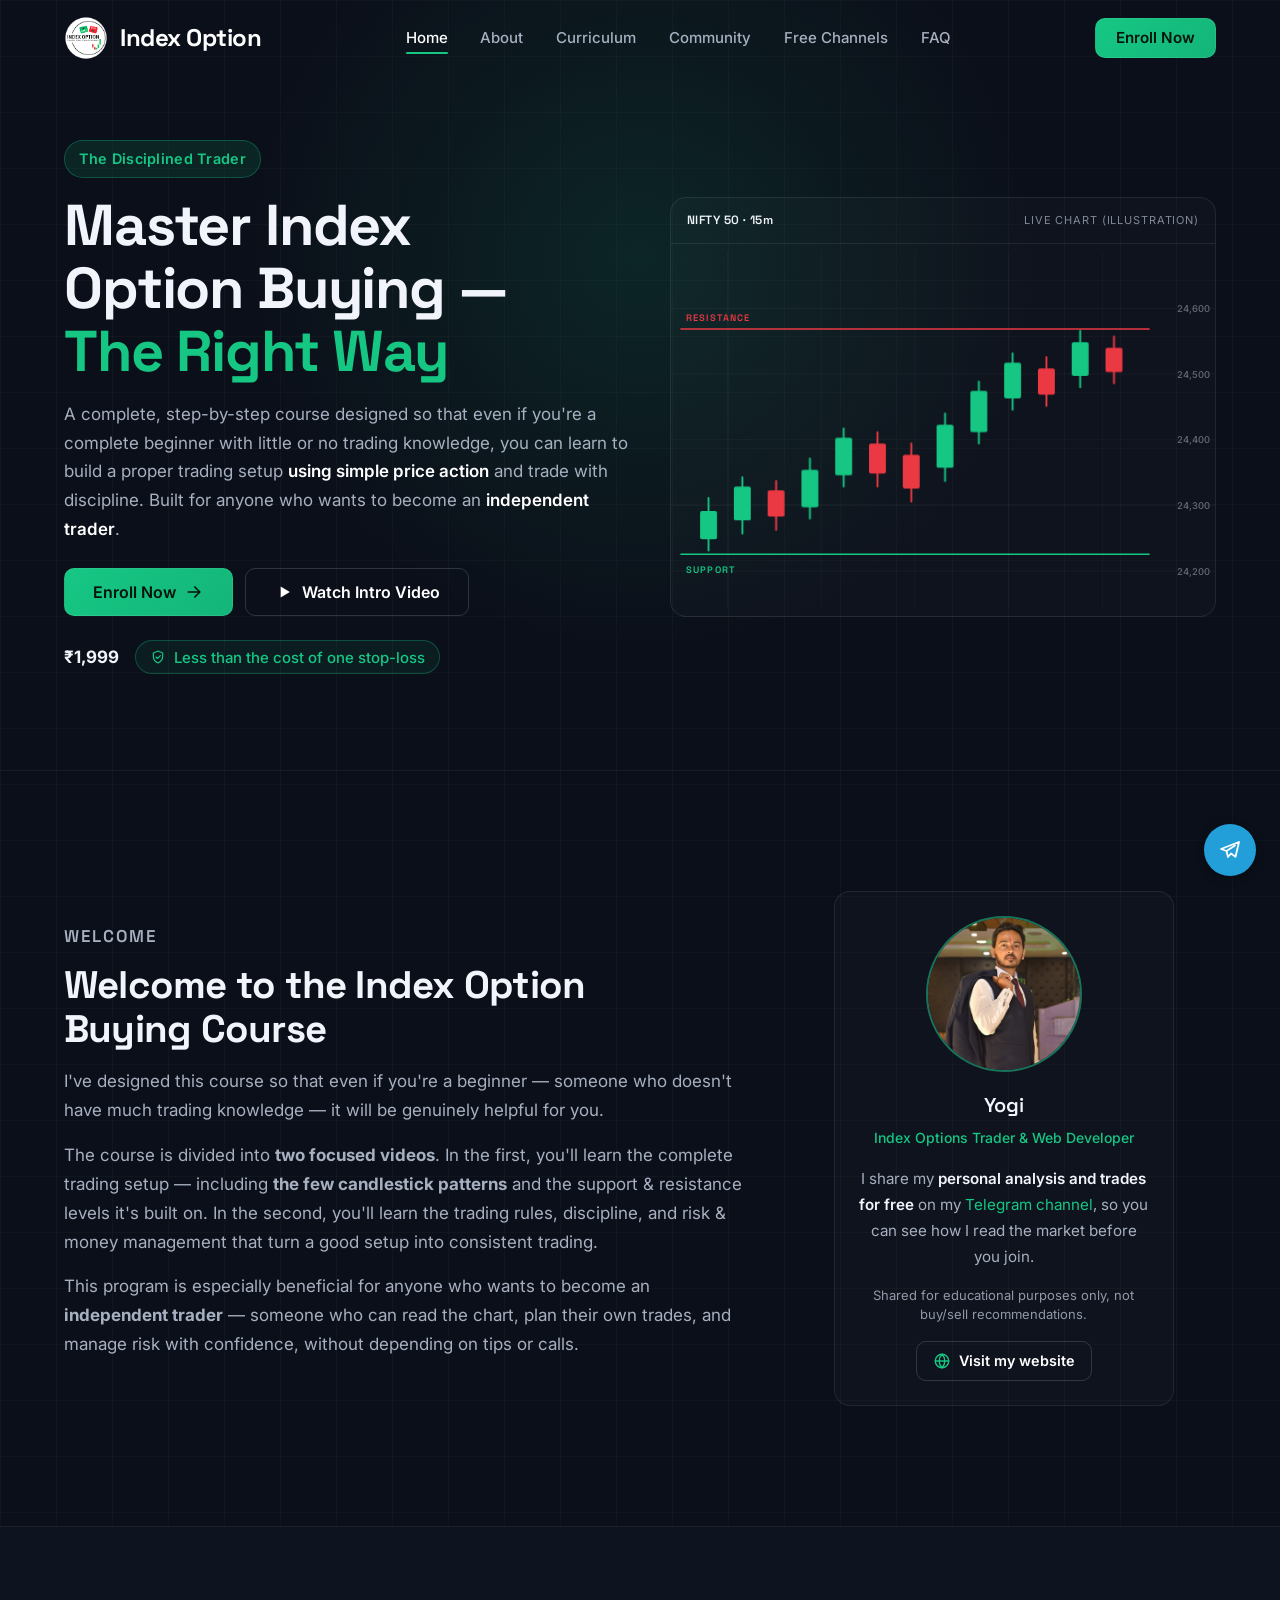
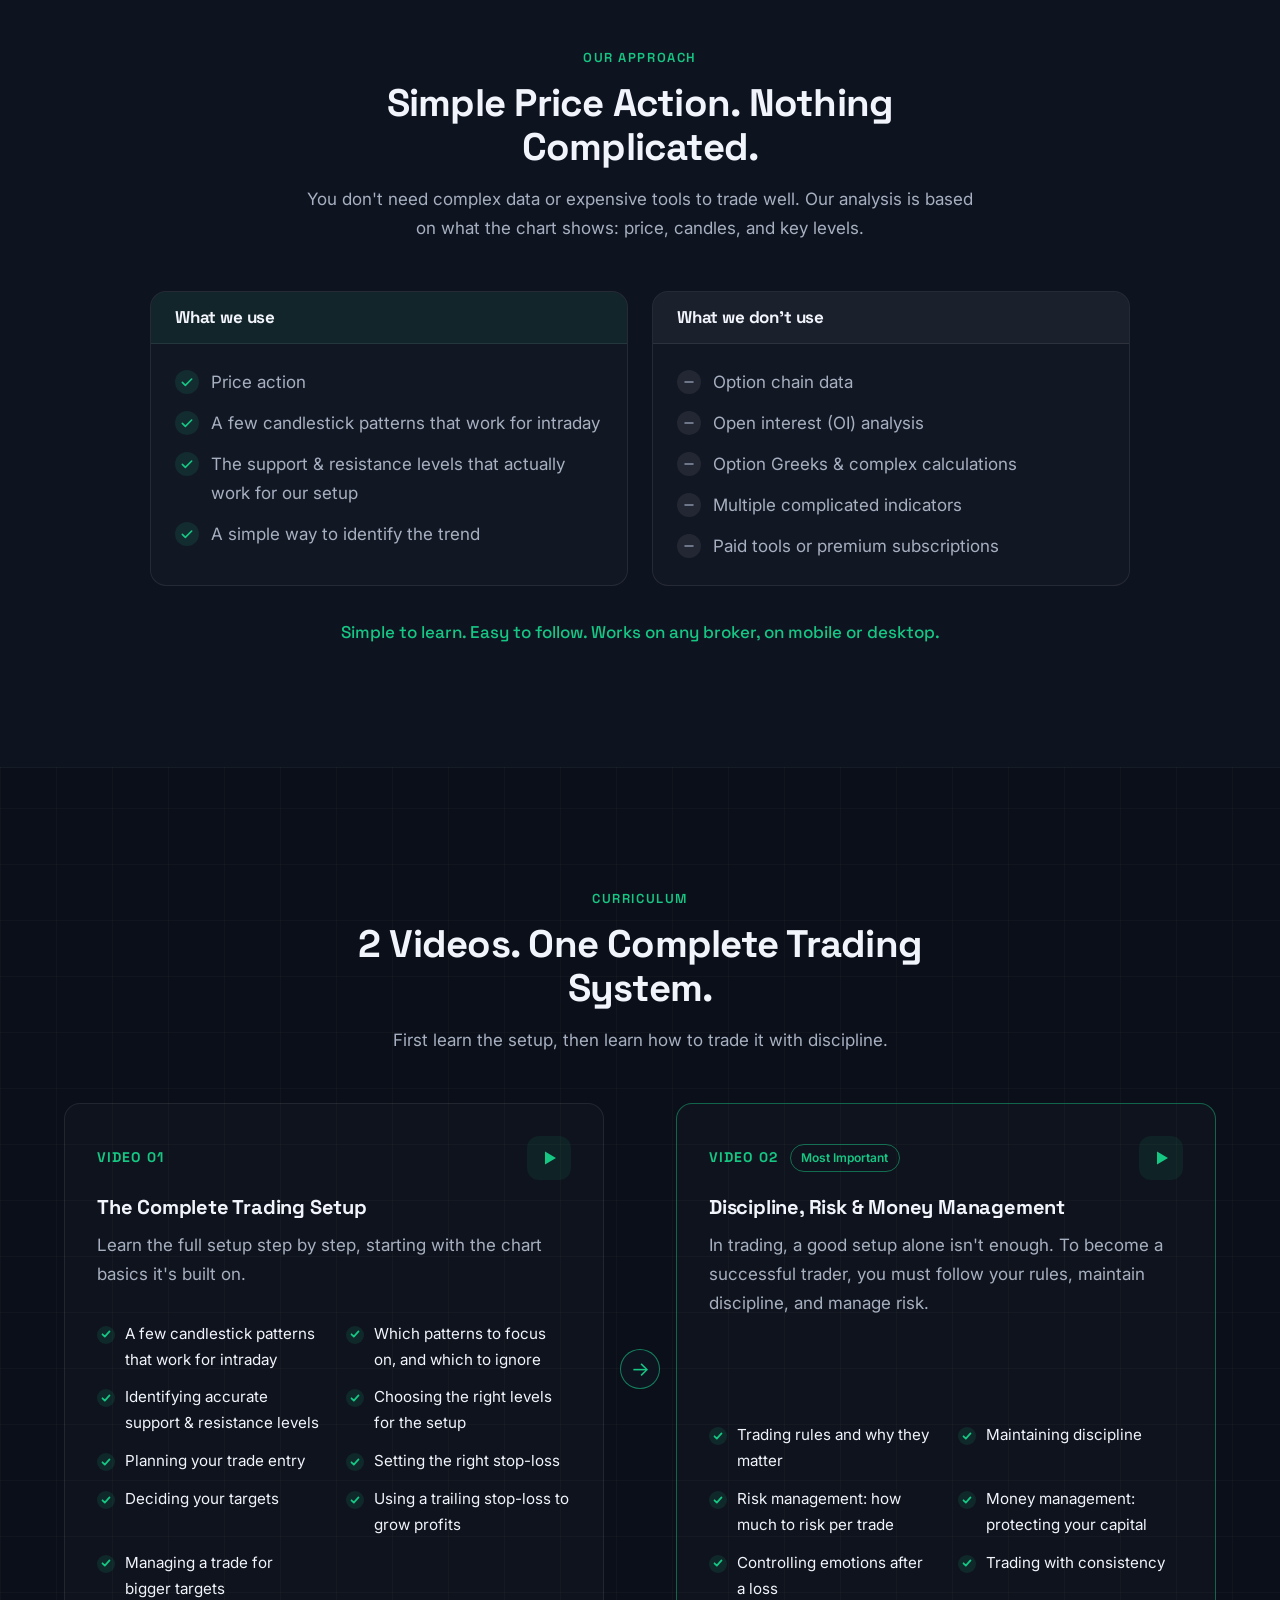
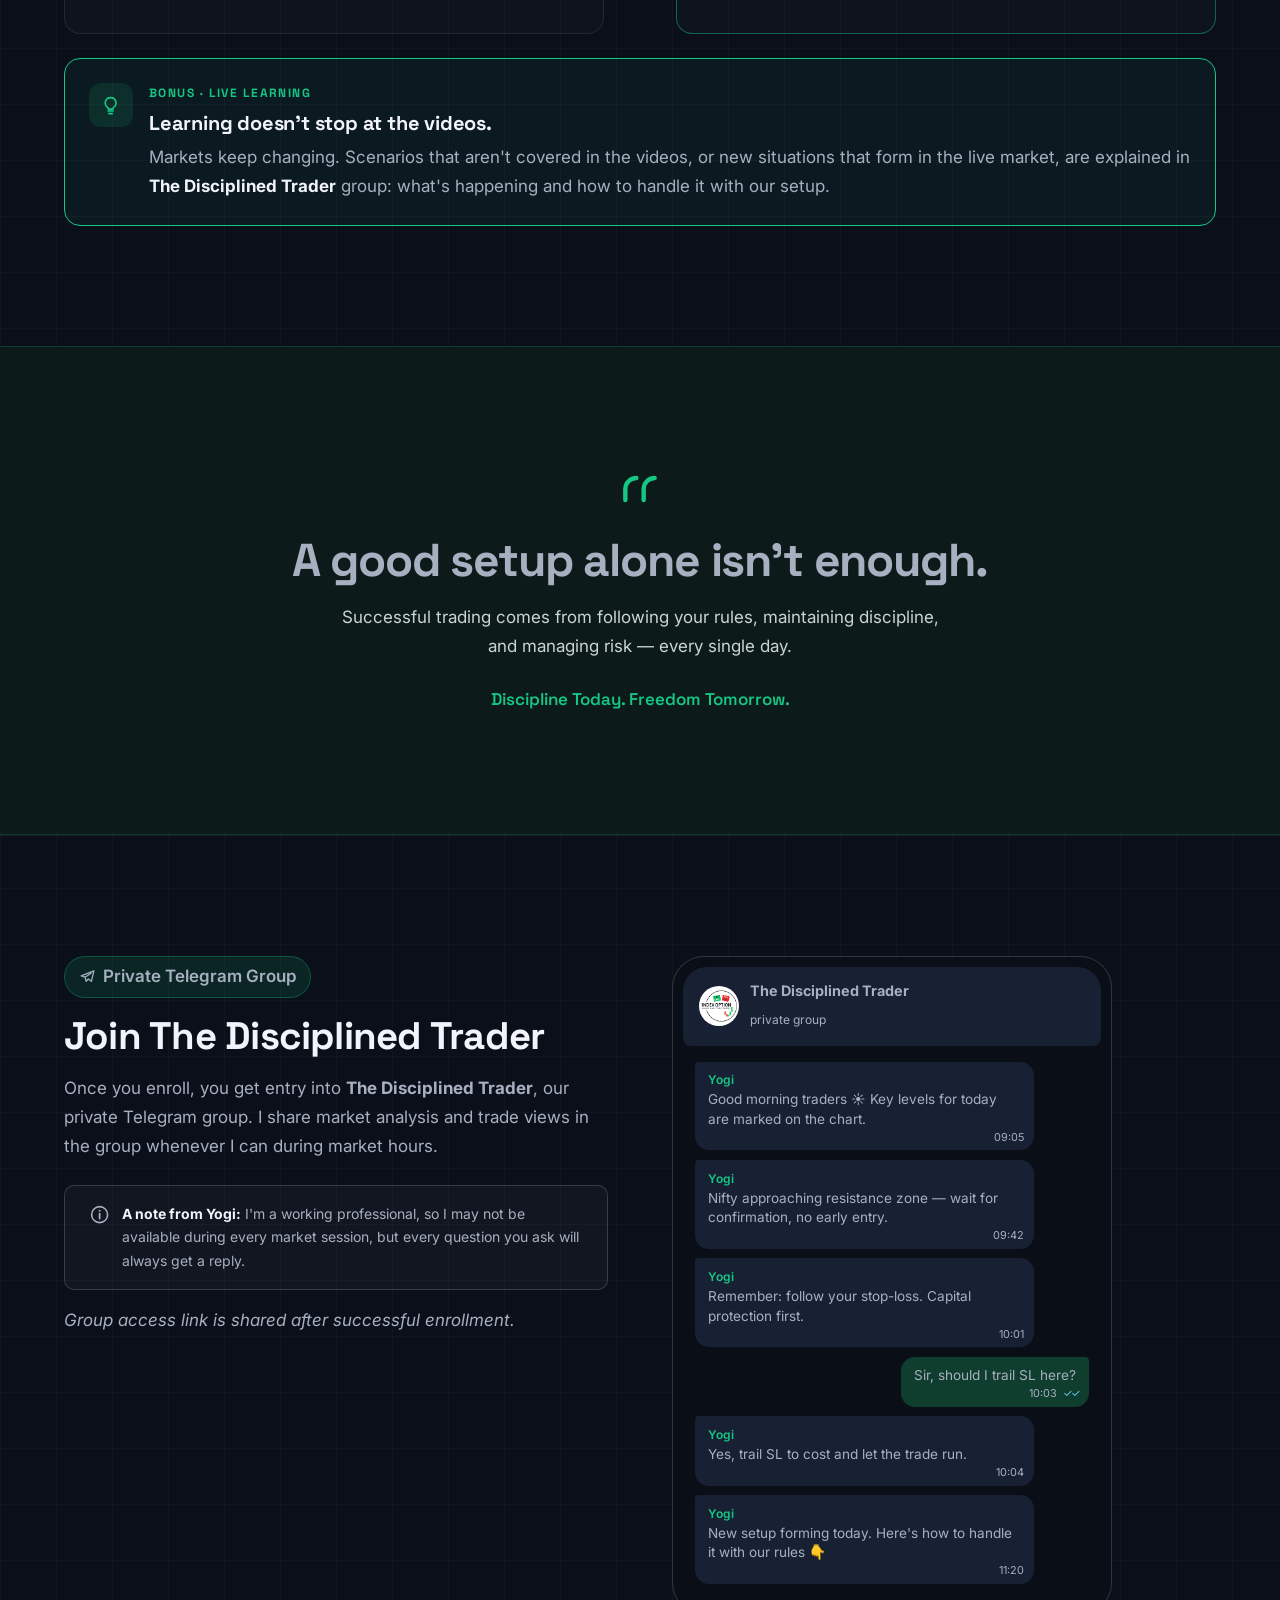
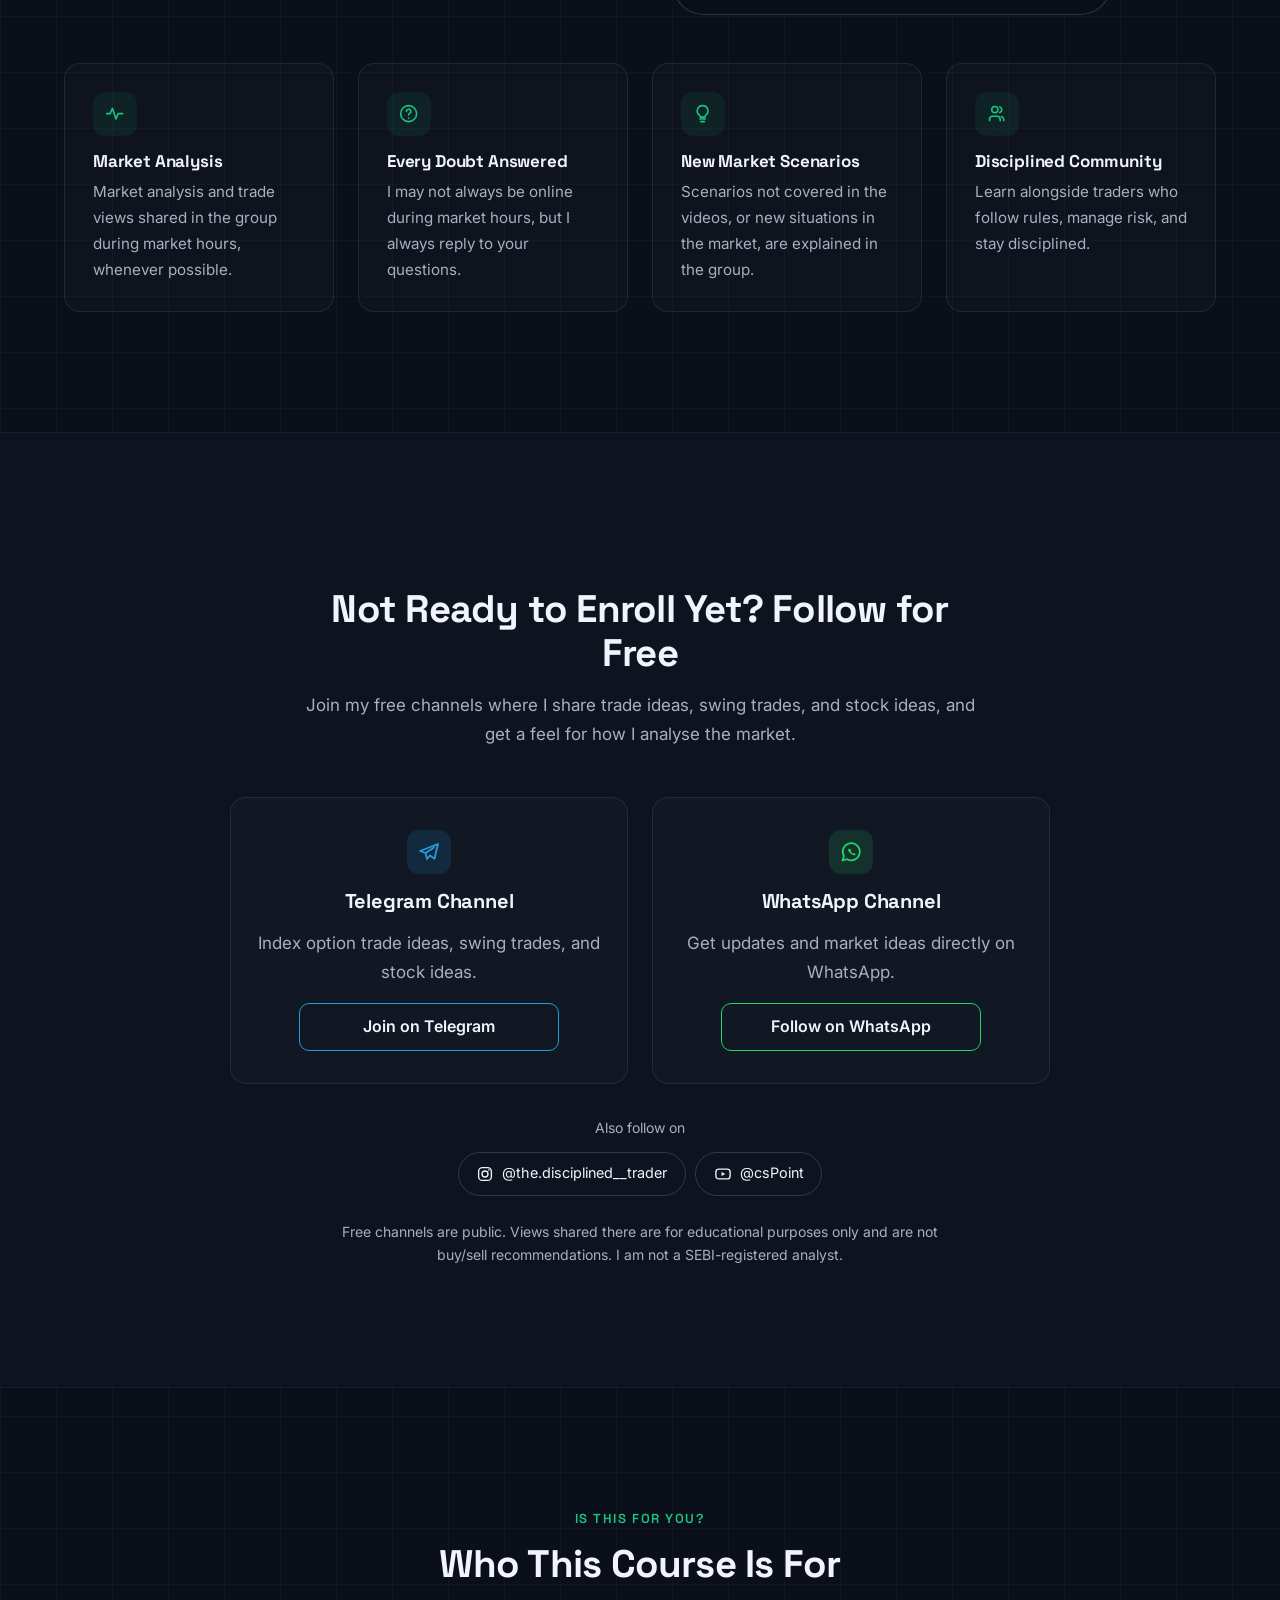
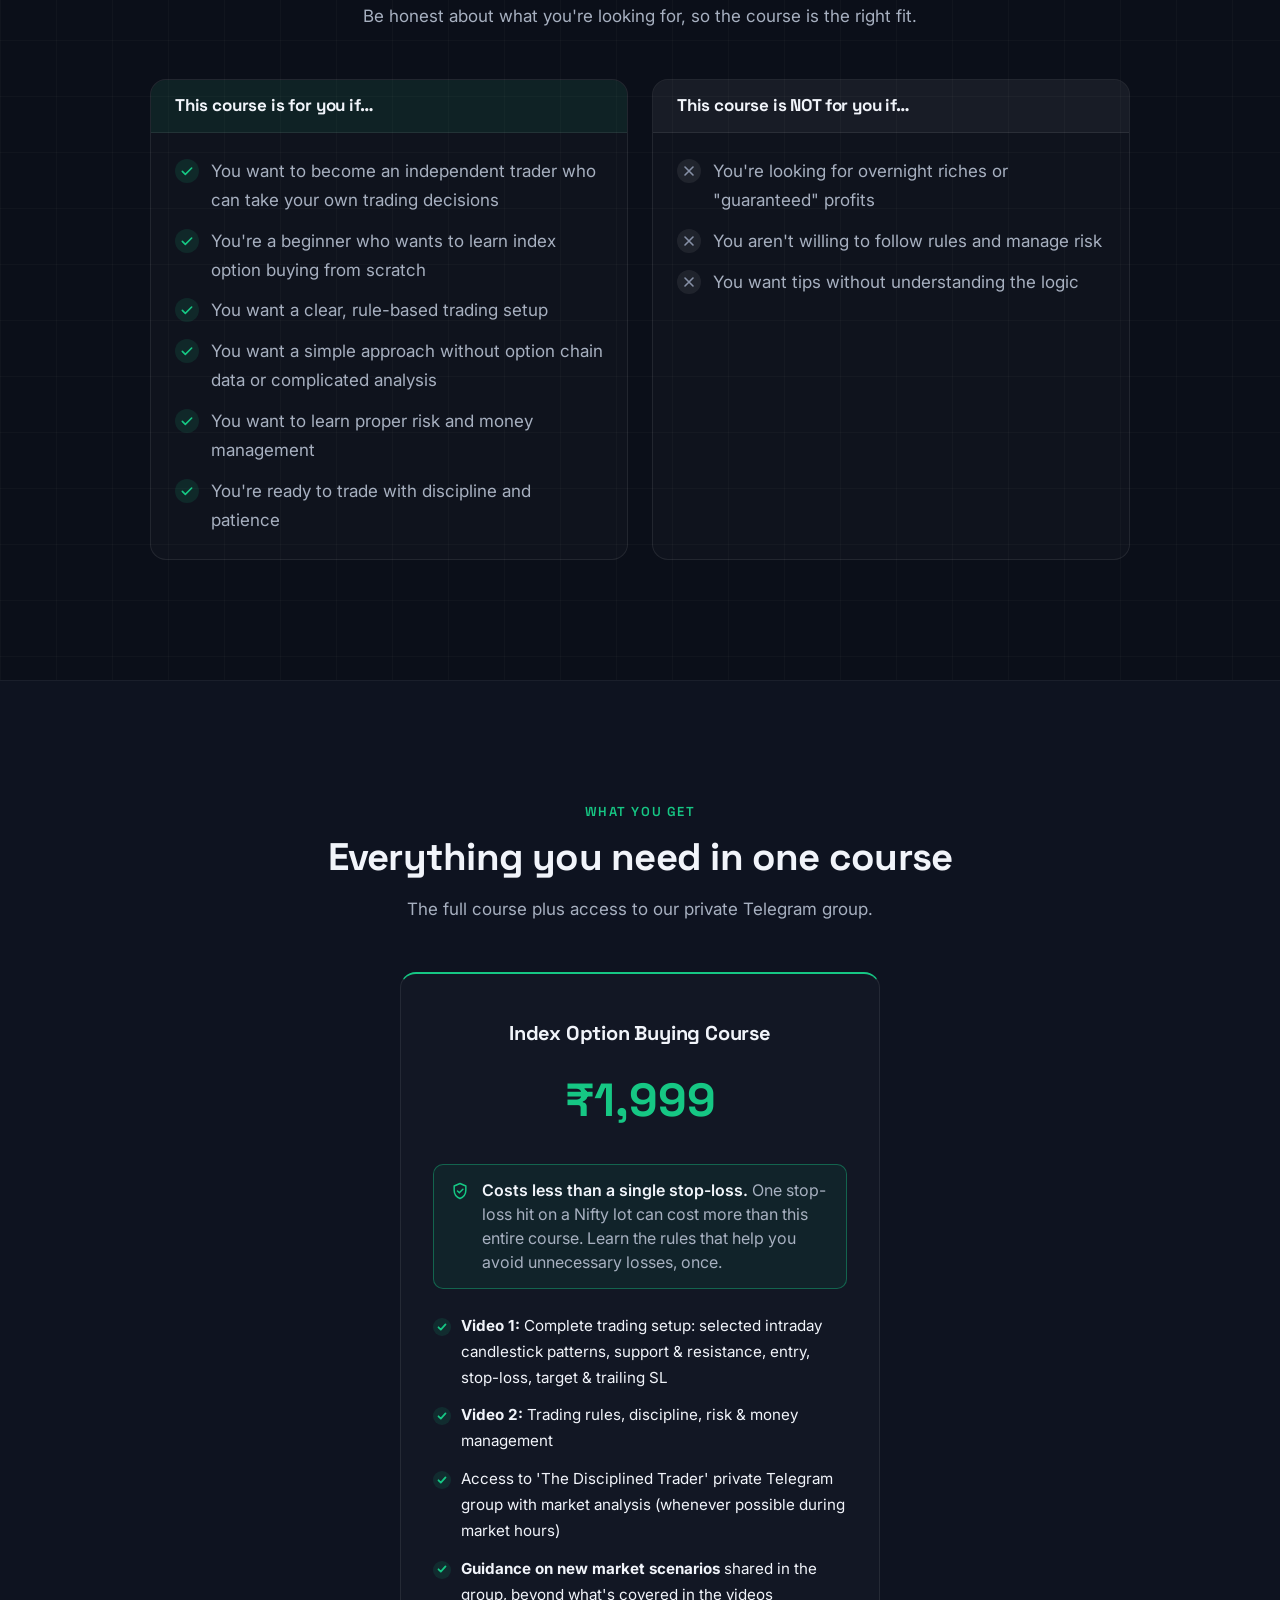
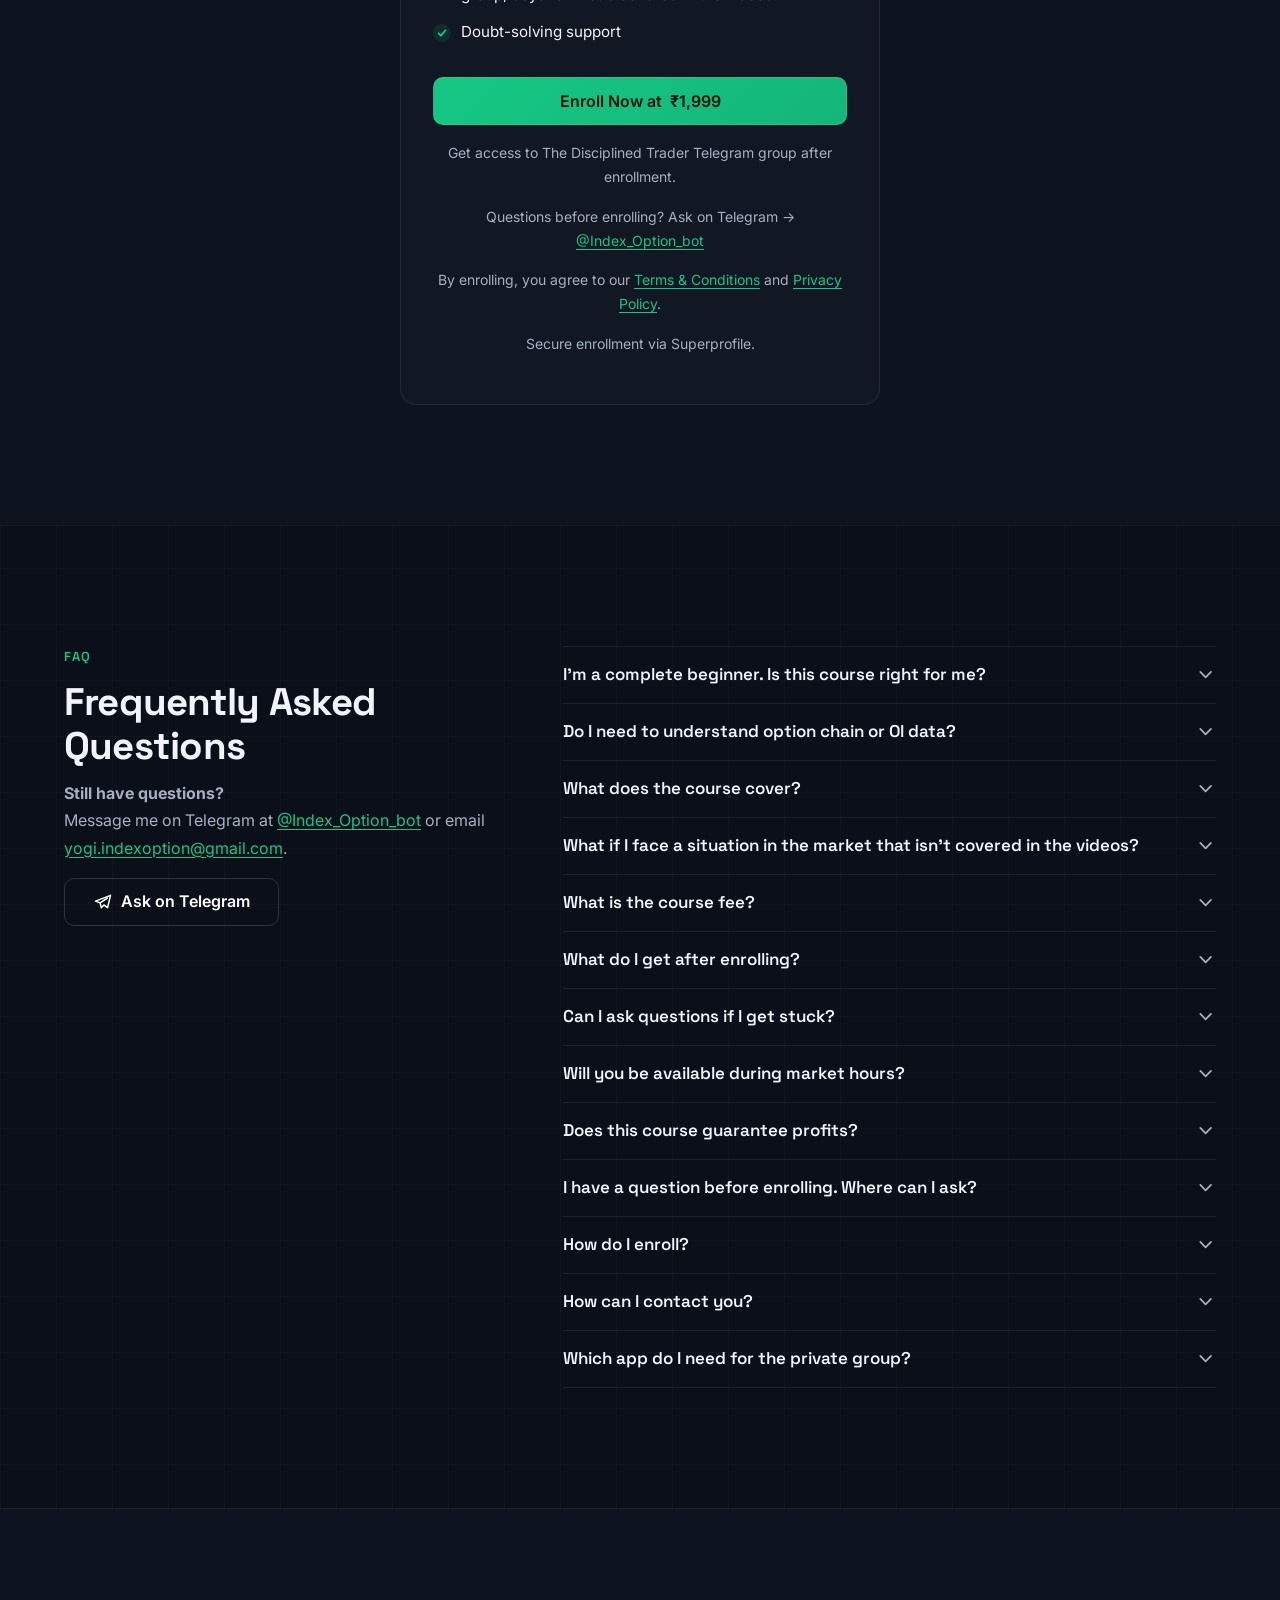
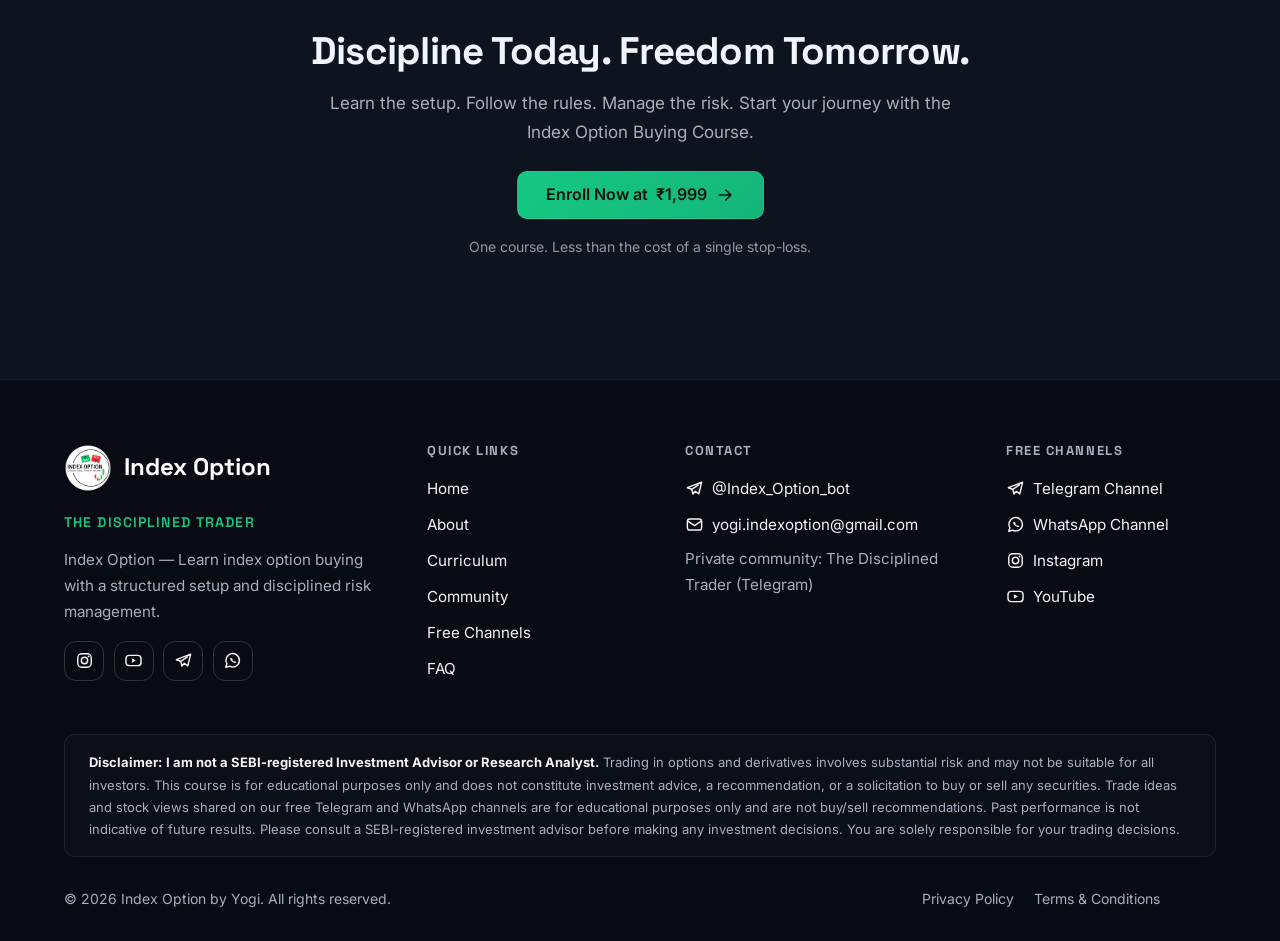
<file: index.html>
<!DOCTYPE html>
<html lang="en">
<head>
  <meta charset="UTF-8">
  <meta name="viewport" content="width=device-width, initial-scale=1">
  <title>Index Option — The Disciplined Trader | Index Option Buying Course</title>
  <meta name="description" content="Learn index option buying with simple price action in two focused videos: setup, discipline, risk &amp; money management. Become an independent trader.">
  <meta name="theme-color" content="#0B0F19">

  <!-- Open Graph / Twitter -->
  <meta property="og:type" content="website">
  <meta property="og:title" content="Index Option — The Disciplined Trader | Index Option Buying Course">
  <meta property="og:description" content="Learn index option buying with simple price action in two focused videos: setup, discipline, risk &amp; money management. Become an independent trader.">
  <meta property="og:site_name" content="Index Option">
  <!-- EDIT: social crawlers need absolute URLs. Replace https://your-domain.com with your real domain. -->
  <meta property="og:image" content="https://your-domain.com/images/logo.png">
  <meta property="og:image:alt" content="Index Option logo">
  <!-- <meta property="og:url" content="https://your-domain.com/"> -->
  <meta name="twitter:card" content="summary_large_image">
  <meta name="twitter:title" content="Index Option — The Disciplined Trader | Index Option Buying Course">
  <meta name="twitter:description" content="Learn index option buying with simple price action in two focused videos: setup, discipline, risk &amp; money management. Become an independent trader.">
  <meta name="twitter:image" content="https://your-domain.com/images/logo.png">

  <!-- Favicon -->
  <link rel="icon" href="images/favicon.ico" type="image/x-icon">
  <link rel="shortcut icon" href="images/favicon.ico" type="image/x-icon">

  <!-- Fonts: Space Grotesk (headings) + Inter (body) -->
  <link rel="preconnect" href="https://fonts.googleapis.com">
  <link rel="preconnect" href="https://fonts.gstatic.com" crossorigin>
  <link href="https://fonts.googleapis.com/css2?family=Inter:wght@400;500;600&family=Space+Grotesk:wght@500;600;700&display=swap" rel="stylesheet">

  <link rel="stylesheet" href="css/style.css">
</head>
<body>

<!-- ===== SVG icon sprite (referenced with <use href="#i-name">) ===== -->
<svg width="0" height="0" style="position:absolute" aria-hidden="true" focusable="false">
  <defs>
    <symbol id="i-shield" viewBox="0 0 24 24"><path d="M12 3 5 6v5c0 4.5 3 8.3 7 10 4-1.7 7-5.5 7-10V6l-7-3Zm-3 9 2.2 2.2L15.5 10" fill="none" stroke="currentColor" stroke-width="1.8" stroke-linecap="round" stroke-linejoin="round"/></symbol>
    <symbol id="i-users" viewBox="0 0 24 24"><path d="M16 20v-1.5a3.5 3.5 0 0 0-3.5-3.5h-5A3.5 3.5 0 0 0 4 18.5V20M10 11a3.5 3.5 0 1 0 0-7 3.5 3.5 0 0 0 0 7ZM20 20v-1.5a3.5 3.5 0 0 0-2.5-3.3M15.5 4.2a3.5 3.5 0 0 1 0 6.6" fill="none" stroke="currentColor" stroke-width="1.8" stroke-linecap="round" stroke-linejoin="round"/></symbol>
    <symbol id="i-candles" viewBox="0 0 24 24"><path d="M7 3v18M17 3v18" stroke="currentColor" stroke-width="1.8" stroke-linecap="round"/><rect x="4" y="8" width="6" height="8" rx="1.5" fill="none" stroke="currentColor" stroke-width="1.8"/><rect x="14" y="6" width="6" height="7" rx="1.5" fill="none" stroke="currentColor" stroke-width="1.8"/></symbol>
    <symbol id="i-levels" viewBox="0 0 24 24"><path d="M3 6h18M3 18h18" stroke="currentColor" stroke-width="1.8" stroke-linecap="round"/><path d="m6 15 4-4 3 3 5-6" fill="none" stroke="currentColor" stroke-width="1.8" stroke-linecap="round" stroke-linejoin="round"/></symbol>
    <symbol id="i-target" viewBox="0 0 24 24"><circle cx="12" cy="12" r="9" fill="none" stroke="currentColor" stroke-width="1.8"/><circle cx="12" cy="12" r="5" fill="none" stroke="currentColor" stroke-width="1.8"/><circle cx="12" cy="12" r="1.5" fill="currentColor"/></symbol>
    <symbol id="i-scale" viewBox="0 0 24 24"><path d="M12 4v16M6 20h12M5 7h14M5 7l-3 7a3 3 0 0 0 6 0L5 7Zm14 0-3 7a3 3 0 0 0 6 0l-3-7Z" fill="none" stroke="currentColor" stroke-width="1.8" stroke-linecap="round" stroke-linejoin="round"/></symbol>
    <symbol id="i-chat" viewBox="0 0 24 24"><path d="M21 12a8 8 0 0 1-11.7 7.1L4 20l1-4.6A8 8 0 1 1 21 12Z" fill="none" stroke="currentColor" stroke-width="1.8" stroke-linejoin="round"/></symbol>
    <symbol id="i-pulse" viewBox="0 0 24 24"><path d="M3 12h4l2.5-6 4 12 2.5-6H21" fill="none" stroke="currentColor" stroke-width="1.8" stroke-linecap="round" stroke-linejoin="round"/></symbol>
    <symbol id="i-help" viewBox="0 0 24 24"><circle cx="12" cy="12" r="9" fill="none" stroke="currentColor" stroke-width="1.8"/><path d="M9.5 9.5a2.5 2.5 0 1 1 3.6 2.2c-.7.4-1.1.9-1.1 1.8M12 17v.1" fill="none" stroke="currentColor" stroke-width="1.8" stroke-linecap="round"/></symbol>
    <symbol id="i-info" viewBox="0 0 24 24"><circle cx="12" cy="12" r="9" fill="none" stroke="currentColor" stroke-width="1.8"/><path d="M12 11v5.5M12 7.6v.1" fill="none" stroke="currentColor" stroke-width="2" stroke-linecap="round"/></symbol>
    <symbol id="i-minus" viewBox="0 0 24 24"><path d="M6 12h12" fill="none" stroke="currentColor" stroke-width="2.2" stroke-linecap="round"/></symbol>
    <symbol id="i-check" viewBox="0 0 24 24"><path d="m5 12.5 4.5 4.5L19 7.5" fill="none" stroke="currentColor" stroke-width="2.4" stroke-linecap="round" stroke-linejoin="round"/></symbol>
    <symbol id="i-x" viewBox="0 0 24 24"><path d="m6 6 12 12M18 6 6 18" fill="none" stroke="currentColor" stroke-width="2.4" stroke-linecap="round"/></symbol>
    <symbol id="i-play" viewBox="0 0 24 24"><path d="M8 5.5v13l11-6.5-11-6.5Z" fill="currentColor"/></symbol>
    <symbol id="i-arrow" viewBox="0 0 24 24"><path d="M5 12h14m-6-6 6 6-6 6" fill="none" stroke="currentColor" stroke-width="2" stroke-linecap="round" stroke-linejoin="round"/></symbol>
    <symbol id="i-chevron" viewBox="0 0 24 24"><path d="m6 9 6 6 6-6" fill="none" stroke="currentColor" stroke-width="2" stroke-linecap="round" stroke-linejoin="round"/></symbol>
    <symbol id="i-up" viewBox="0 0 24 24"><path d="m6 14 6-6 6 6" fill="none" stroke="currentColor" stroke-width="2.2" stroke-linecap="round" stroke-linejoin="round"/></symbol>
    <symbol id="i-instagram" viewBox="0 0 24 24"><rect x="3.5" y="3.5" width="17" height="17" rx="5" fill="none" stroke="currentColor" stroke-width="1.8"/><circle cx="12" cy="12" r="4" fill="none" stroke="currentColor" stroke-width="1.8"/><circle cx="17.2" cy="6.8" r="1.1" fill="currentColor"/></symbol>
    <symbol id="i-youtube" viewBox="0 0 24 24"><rect x="2.5" y="5.5" width="19" height="13" rx="4" fill="none" stroke="currentColor" stroke-width="1.8"/><path d="m10 9.2 5 2.8-5 2.8V9.2Z" fill="currentColor"/></symbol>
    <symbol id="i-bulb" viewBox="0 0 24 24"><path d="M9 18h6M10 21h4M12 3a6 6 0 0 0-3.5 10.9c.6.5 1 1.2 1 2.1h5c0-.9.4-1.600 1-2.100A6 6 0 0 0 12 3Z" fill="none" stroke="currentColor" stroke-width="1.8" stroke-linecap="round" stroke-linejoin="round"/></symbol>
    <symbol id="i-telegram" viewBox="0 0 24 24"><path d="M21 4 3 11l5.5 2L10 19l3-3.5 4.5 3.3L21 4ZM8.5 13 17 7.5" fill="none" stroke="currentColor" stroke-width="1.8" stroke-linecap="round" stroke-linejoin="round"/></symbol>
    <symbol id="i-whatsapp" viewBox="0 0 24 24"><path d="M3.5 20.5 4.9 16A8.5 8.5 0 1 1 8.2 19.2L3.5 20.5Z" fill="none" stroke="currentColor" stroke-width="1.8" stroke-linejoin="round"/><path d="M9 8.5c-.3 1.6.8 3.5 2.2 4.8s3.2 2.200 4.700 1.900l.9-1.200-1.900-1-.9.7c-.9-.4-1.800-1.300-2.300-2.200l.6-.9-1-1.900-1.300.8Z" fill="currentColor"/></symbol>
    <symbol id="i-mail" viewBox="0 0 24 24"><rect x="3" y="5" width="18" height="14" rx="3" fill="none" stroke="currentColor" stroke-width="1.8"/><path d="m4 8 8 5.5L20 8" fill="none" stroke="currentColor" stroke-width="1.8" stroke-linecap="round" stroke-linejoin="round"/></symbol>
  </defs>
</svg>

<a class="skip-link" href="#main">Skip to content</a>
<div class="progress" id="progress" aria-hidden="true"></div>

<!-- ===================== 1. NAVBAR ===================== -->
<header class="navbar" id="navbar">
  <nav class="container navbar__inner" aria-label="Main navigation">
    <a href="#home" class="logo" aria-label="Index Option — home">
      <img class="logo__img" src="images/logo.png" alt="" width="44" height="44" decoding="async">
      <span class="logo__text">Index Option</span>
    </a>

    <ul class="navbar__links" id="nav-panel">
      <li><a href="#home" class="nav-link">Home</a></li>
      <li><a href="#about" class="nav-link">About</a></li>
      <li><a href="#curriculum" class="nav-link">Curriculum</a></li>
      <li><a href="#community" class="nav-link">Community</a></li>
      <li><a href="#free-channels" class="nav-link">Free Channels</a></li>
      <li><a href="#faq" class="nav-link">FAQ</a></li>
      <li class="navbar__cta-mobile"><a href="#pricing" data-enroll class="btn btn--primary btn--block">Enroll Now</a></li>
    </ul>

    <a href="#pricing" data-enroll class="btn btn--primary btn--sm navbar__cta">Enroll Now</a>

    <button class="hamburger" id="hamburger" type="button" aria-expanded="false" aria-controls="nav-panel" aria-label="Open menu">
      <span></span><span></span><span></span>
    </button>
  </nav>
</header>

<main id="main">

<!-- ===================== 2. HERO ===================== -->
<section class="hero" id="home">
  <div class="hero__glow" aria-hidden="true"></div>
  <div class="container hero__grid">
    <div class="hero__text">
      <span class="badge badge--tagline reveal">The Disciplined Trader</span>
      <h1 class="reveal">Master Index Option Buying — <span class="text-accent">The Right Way</span></h1>
      <p class="hero__sub reveal">A complete, step-by-step course designed so that even if you're a complete beginner with little or no trading knowledge, you can learn to build a proper trading setup <strong class="em">using simple price action</strong> and trade with discipline. Built for anyone who wants to become an <strong class="em">independent trader</strong>.</p>
      <div class="hero__actions reveal">
        <a href="#pricing" data-enroll class="btn btn--primary btn--lg">Enroll Now <svg class="icon" aria-hidden="true"><use href="#i-arrow"/></svg></a>
        <button type="button" class="btn btn--ghost btn--lg" id="open-video">
          <svg class="icon" aria-hidden="true"><use href="#i-play"/></svg> Watch Intro Video
        </button>
      </div>
      <div class="hero__offer reveal"><p class="hero__price"><span data-offer-only hidden><span data-price="labelSentence"></span>: <b data-price="offer"></b> <s data-price="original"></s></span><span data-offer-off hidden><b data-price="original"></b></span></p><span class="pill"><svg class="icon" aria-hidden="true" viewBox="0 0 24 24" fill="none" stroke="currentColor" stroke-width="1.8" stroke-linecap="round" stroke-linejoin="round"><path d="M12 3 5 6v5c0 4.5 3 8.3 7 10 4-1.7 7-5.5 7-10V6l-7-3Z"/><path d="m9 12 2.2 2.2L15.5 10"/></svg>Less than the cost of one stop-loss</span></div>
    </div>

    <!-- Animated candlestick chart (pure SVG; animation in CSS) -->
    <div class="hero__visual reveal" aria-hidden="true">
      <div class="terminal__bar"><span class="terminal__title">NIFTY 50 · 15m</span><span class="terminal__tag">Live chart (illustration)</span></div>
      <svg class="chart" viewBox="0 0 580 380" role="img" focusable="false">
        <g class="chart__grid" stroke="currentColor" stroke-width="1">
          <path d="M0 60H580M0 130H580M0 200H580M0 270H580M0 340H580"/>
          <path d="M60 0V380M160 0V380M260 0V380M360 0V380M460 0V380"/>
        </g>
        <g class="chart__axis">
          <text x="574" y="64">24,600</text><text x="574" y="134">24,500</text><text x="574" y="204">24,400</text><text x="574" y="274">24,300</text><text x="574" y="344">24,200</text>
        </g>
        <!-- resistance / support -->
        <g class="chart__level chart__level--res">
          <path pathLength="1" d="M10 82H510"/>
          <text x="16" y="74">RESISTANCE</text>
        </g>
        <g class="chart__level chart__level--sup">
          <path pathLength="1" d="M10 322H510"/>
          <text x="16" y="342">SUPPORT</text>
        </g>
        <!-- candles: wick + body. --i sets the stagger order -->
        <g class="candle candle--up"   style="--i:0"><path d="M40 262V318"/><rect x="31" y="276" width="18" height="30" rx="2"/></g>
        <g class="candle candle--up"   style="--i:1"><path d="M76 240V300"/><rect x="67" y="250" width="18" height="36" rx="2"/></g>
        <g class="candle candle--down" style="--i:2"><path d="M112 244V296"/><rect x="103" y="254" width="18" height="28" rx="2"/></g>
        <g class="candle candle--up"   style="--i:3"><path d="M148 220V284"/><rect x="139" y="232" width="18" height="40" rx="2"/></g>
        <g class="candle candle--up"   style="--i:4"><path d="M184 188V250"/><rect x="175" y="198" width="18" height="40" rx="2"/></g>
        <g class="candle candle--down" style="--i:5"><path d="M220 192V250"/><rect x="211" y="204" width="18" height="32" rx="2"/></g>
        <g class="candle candle--down" style="--i:6"><path d="M256 204V266"/><rect x="247" y="216" width="18" height="36" rx="2"/></g>
        <g class="candle candle--up"   style="--i:7"><path d="M292 172V244"/><rect x="283" y="184" width="18" height="46" rx="2"/></g>
        <g class="candle candle--up"   style="--i:8"><path d="M328 138V204"/><rect x="319" y="148" width="18" height="44" rx="2"/></g>
        <g class="candle candle--up"   style="--i:9"><path d="M364 108V168"/><rect x="355" y="118" width="18" height="38" rx="2"/></g>
        <g class="candle candle--down" style="--i:10"><path d="M400 112V164"/><rect x="391" y="124" width="18" height="28" rx="2"/></g>
        <g class="candle candle--up"   style="--i:11"><path d="M436 84V144"/><rect x="427" y="96" width="18" height="36" rx="2"/></g>
        <g class="candle candle--down" style="--i:12"><path d="M472 90V140"/><rect x="463" y="102" width="18" height="26" rx="2"/></g>
      </svg>
    </div>
  </div>
</section>

<!-- ===================== 3. ABOUT / WELCOME ===================== -->
<section class="section" id="about">
  <div class="container about">
    <div class="about__text">
      <p class="eyebrow reveal">Welcome</p>
      <h2 class="reveal">Welcome to the Index Option Buying Course</h2>
      <p class="reveal">I've designed this course so that even if you're a beginner — someone who doesn't have much trading knowledge — it will be genuinely helpful for you.</p>
      <p class="reveal">The course is divided into <strong>two focused videos</strong>. In the first, you'll learn the complete trading setup — including <strong>the few candlestick patterns</strong> and the support &amp; resistance levels it's built on. In the second, you'll learn the trading rules, discipline, and risk &amp; money management that turn a good setup into consistent trading.</p>
      <p class="reveal">This program is especially beneficial for anyone who wants to become an <strong>independent trader</strong> — someone who can read the chart, plan their own trades, and manage risk with confidence, without depending on tips or calls.</p>
    </div>

    <!-- Instructor card. EDIT: name in CONFIG (js/main.js); photo at images/Yogi.jpg -->
    <aside class="instructor card reveal" aria-label="Instructor">
      <div class="instructor__photo">
        <img src="images/Yogi.jpg" alt="Yogi — Index Options Trader &amp; Web Developer" width="320" height="480" loading="lazy" decoding="async">
      </div>
      <p class="instructor__name" data-config-text="instructorName">Yogi</p>
      <p class="instructor__role">Index Options Trader &amp; Web Developer</p>
      <p class="instructor__bio">I share my <strong>personal analysis and trades for free</strong> on my <a class="instructor__link" href="https://t.me/trade_index_option" data-config-link="telegramChannel" target="_blank" rel="noopener noreferrer">Telegram channel</a>, so you can see how I read the market before you join.</p>
      <p class="instructor__disclaimer">Shared for educational purposes only, not buy/sell recommendations.</p>
      <a class="btn btn--ghost btn--sm instructor__btn" href="https://theyogi.pages.dev/" data-config-link="personalWebsite" target="_blank" rel="noopener noreferrer"><svg class="icon" aria-hidden="true" viewBox="0 0 24 24" fill="none" stroke="currentColor" stroke-width="1.8" stroke-linecap="round" stroke-linejoin="round"><circle cx="12" cy="12" r="9"/><path d="M3 12h18M12 3c2.5 2.7 3.8 5.7 3.8 9S14.5 18.3 12 21c-2.5-2.7-3.8-5.7-3.8-9S9.5 5.7 12 3Z"/></svg>Visit my website</a>
    </aside>
  </div>
</section>

<!-- ===================== 3b. OUR APPROACH ===================== -->
<section class="section section--alt" id="approach">
  <div class="container">
    <header class="section__head">
      <p class="eyebrow reveal">Our Approach</p>
      <h2 class="reveal">Simple Price Action. Nothing Complicated.</h2>
      <p class="section__sub reveal">You don't need complex data or expensive tools to trade well. Our analysis is based on what the chart shows: price, candles, and key levels.</p>
    </header>
    <div class="compare">
      <article class="card compare__col compare__col--yes reveal">
        <h3>What we use</h3>
        <ul>
          <li><svg class="icon" aria-hidden="true"><use href="#i-check"/></svg>Price action</li>
          <li><svg class="icon" aria-hidden="true"><use href="#i-check"/></svg>A few candlestick patterns that work for intraday</li>
          <li><svg class="icon" aria-hidden="true"><use href="#i-check"/></svg>The support &amp; resistance levels that actually work for our setup</li>
          <li><svg class="icon" aria-hidden="true"><use href="#i-check"/></svg>A simple way to identify the trend</li>
        </ul>
      </article>
      <article class="card compare__col compare__col--no reveal">
        <h3>What we don't use</h3>
        <ul>
          <li><svg class="icon" aria-hidden="true"><use href="#i-minus"/></svg>Option chain data</li>
          <li><svg class="icon" aria-hidden="true"><use href="#i-minus"/></svg>Open interest (OI) analysis</li>
          <li><svg class="icon" aria-hidden="true"><use href="#i-minus"/></svg>Option Greeks &amp; complex calculations</li>
          <li><svg class="icon" aria-hidden="true"><use href="#i-minus"/></svg>Multiple complicated indicators</li>
          <li><svg class="icon" aria-hidden="true"><use href="#i-minus"/></svg>Paid tools or premium subscriptions</li>
        </ul>
      </article>
    </div>
    <p class="approach__line reveal">Simple to learn. Easy to follow. Works on any broker, on mobile or desktop.</p>
  </div>
</section>

<!-- ===================== 4. CURRICULUM ===================== -->
<section class="section" id="curriculum">
  <div class="container">
    <header class="section__head">
      <p class="eyebrow reveal">Curriculum</p>
      <h2 class="reveal">2 Videos. One Complete Trading System.</h2>
      <p class="section__sub reveal">First learn the setup, then learn how to trade it with discipline.</p>
    </header>

    <div class="videos">
      <article class="card vcard reveal">
        <div class="vcard__top">
          <span class="vcard__num">Video 01</span>
          <span class="vcard__icon"><svg class="icon" aria-hidden="true"><use href="#i-play"/></svg></span>
        </div>
        <h3>The Complete Trading Setup</h3>
        <p>Learn the full setup step by step, starting with the chart basics it's built on.</p>
        <ul class="checklist">
            <li>A few candlestick patterns that work for intraday</li>
            <li>Which patterns to focus on, and which to ignore</li>
            <li>Identifying accurate support &amp; resistance levels</li>
            <li>Choosing the right levels for the setup</li>
            <li>Planning your trade entry</li>
            <li>Setting the right stop-loss</li>
            <li>Deciding your targets</li>
            <li>Using a trailing stop-loss to grow profits</li>
            <li>Managing a trade for bigger targets</li>
        </ul>
      </article>
      <span class="videos__arrow" aria-hidden="true"></span>
      <article class="card vcard vcard--key reveal">
        <div class="vcard__top">
          <span class="vcard__num">Video 02</span>
            <span class="badge badge--key">Most Important</span>
          <span class="vcard__icon"><svg class="icon" aria-hidden="true"><use href="#i-play"/></svg></span>
        </div>
        <h3>Discipline, Risk &amp; Money Management</h3>
        <p>In trading, a good setup alone isn't enough. To become a successful trader, you must follow your rules, maintain discipline, and manage risk.</p>
        <ul class="checklist">
            <li>Trading rules and why they matter</li>
            <li>Maintaining discipline</li>
            <li>Risk management: how much to risk per trade</li>
            <li>Money management: protecting your capital</li>
            <li>Controlling emotions after a loss</li>
            <li>Trading with consistency</li>
        </ul>
      </article>
    </div>

    <aside class="bonus reveal" aria-label="Bonus: live learning">
      <span class="bonus__icon"><svg class="icon" aria-hidden="true"><use href="#i-bulb"/></svg></span>
      <div>
        <p class="bonus__label">Bonus · Live Learning</p>
        <h3>Learning doesn't stop at the videos.</h3>
        <p>Markets keep changing. Scenarios that aren't covered in the videos, or new situations that form in the live market, are explained in <strong>The Disciplined Trader</strong> group: what's happening and how to handle it with our setup.</p>
      </div>
    </aside>
  </div>
</section>

<!-- ===================== 5. WHY VIDEO 2 MATTERS ===================== -->
<section class="band" aria-labelledby="band-title">
  <div class="container band__inner reveal">
    <svg class="band__mark" aria-hidden="true" viewBox="0 0 24 24"><path d="M4 18v-6a6 6 0 0 1 6-6M14 18v-6a6 6 0 0 1 6-6" fill="none" stroke="currentColor" stroke-width="2.4" stroke-linecap="round"/></svg>
    <blockquote>
      <p class="band__title" id="band-title">A good setup alone isn't enough.</p>
      <p class="band__text">Successful trading comes from following your rules, maintaining discipline, and managing risk — every single day.</p>
      <p class="band__tagline">Discipline Today. Freedom Tomorrow.</p>
    </blockquote>
  </div>
</section>

<!-- ===================== 6. COMMUNITY ===================== -->
<section class="section" id="community">
  <div class="container">
    <div class="community">
      <div class="community__text">
        <p class="badge badge--pill reveal"><svg class="icon" aria-hidden="true"><use href="#i-telegram"/></svg>Private Telegram Group</p>
        <h2 class="reveal">Join The Disciplined Trader</h2>
        <p class="reveal">Once you enroll, you get entry into <strong>The Disciplined Trader</strong>, our private Telegram group. I share market analysis and trade views in the group whenever I can during market hours.</p>
        <aside class="info-note reveal" aria-label="Availability note">
          <svg class="icon" aria-hidden="true"><use href="#i-info"/></svg>
          <p><strong>A note from Yogi:</strong> I'm a working professional, so I may not be available during every market session, but every question you ask will always get a reply.</p>
        </aside>
        <p class="community__note reveal">Group access link is shared after successful enrollment.</p>
      </div>

      <!-- Telegram-style group chat mockup (decorative; no real link) -->
      <div class="phone reveal" aria-hidden="true">
        <div class="phone__bar">
          <img class="phone__avatar" src="images/logo.png" alt="" width="40" height="40" loading="lazy">
          <div><strong>The Disciplined Trader</strong><small>private group</small></div>
        </div>
        <div class="phone__body">
          <p class="msg"><span class="msg__from">Yogi</span>Good morning traders ☀️ Key levels for today are marked on the chart.<time>09:05</time></p>
          <p class="msg"><span class="msg__from">Yogi</span>Nifty approaching resistance zone — wait for confirmation, no early entry.<time>09:42</time></p>
          <p class="msg"><span class="msg__from">Yogi</span>Remember: follow your stop-loss. Capital protection first.<time>10:01</time></p>
          <p class="msg msg--me">Sir, should I trail SL here?<time>10:03 <span class="ticks">✓✓</span></time></p>
          <p class="msg"><span class="msg__from">Yogi</span>Yes, trail SL to cost and let the trade run.<time>10:04</time></p>
          <p class="msg"><span class="msg__from">Yogi</span>New setup forming today. Here's how to handle it with our rules 👇<time>11:20</time></p>
        </div>
      </div>
    </div>

    <div class="features">
      <article class="card feature reveal">
        <span class="feature__icon"><svg class="icon" aria-hidden="true"><use href="#i-pulse"/></svg></span>
        <h3>Market Analysis</h3>
        <p>Market analysis and trade views shared in the group during market hours, whenever possible.</p>
      </article>
      <article class="card feature reveal">
        <span class="feature__icon"><svg class="icon" aria-hidden="true"><use href="#i-help"/></svg></span>
        <h3>Every Doubt Answered</h3>
        <p>I may not always be online during market hours, but I always reply to your questions.</p>
      </article>
      <article class="card feature reveal">
        <span class="feature__icon"><svg class="icon" aria-hidden="true"><use href="#i-bulb"/></svg></span>
        <h3>New Market Scenarios</h3>
        <p>Scenarios not covered in the videos, or new situations in the market, are explained in the group.</p>
      </article>
      <article class="card feature reveal">
        <span class="feature__icon"><svg class="icon" aria-hidden="true"><use href="#i-users"/></svg></span>
        <h3>Disciplined Community</h3>
        <p>Learn alongside traders who follow rules, manage risk, and stay disciplined.</p>
      </article>
    </div>
  </div>
</section>

<!-- ===================== 6b. FREE CHANNELS ===================== -->
<section class="section section--alt" id="free-channels">
  <div class="container">
    <header class="section__head">
      <p class="eyebrow reveal">Free Channels</p>
      <h2 class="reveal">Not Ready to Enroll Yet? Follow for Free</h2>
      <p class="section__sub reveal">Join my free channels where I share trade ideas, swing trades, and stock ideas, and get a feel for how I analyse the market.</p>
    </header>
    <!-- EDIT: channel URLs live in CONFIG (js/main.js) -->
    <div class="channels">
      <article class="card channel channel--tg reveal">
        <span class="channel__icon"><svg class="icon" aria-hidden="true"><use href="#i-telegram"/></svg></span>
        <h3>Telegram Channel</h3>
        <p>Index option trade ideas, swing trades, and stock ideas.</p>
        <a class="btn channel__btn" href="https://t.me/trade_index_option" data-config-link="telegramChannel" target="_blank" rel="noopener noreferrer">Join on Telegram</a>
      </article>
      <article class="card channel channel--wa reveal">
        <span class="channel__icon"><svg class="icon" aria-hidden="true"><use href="#i-whatsapp"/></svg></span>
        <h3>WhatsApp Channel</h3>
        <p>Get updates and market ideas directly on WhatsApp.</p>
        <a class="btn channel__btn" href="https://whatsapp.com/channel/0029VaA5Sg5Fi8xhPflS9w2s" data-config-link="whatsappChannel" target="_blank" rel="noopener noreferrer">Follow on WhatsApp</a>
      </article>
    </div>
    <div class="follow reveal">
      <span class="follow__label">Also follow on</span>
      <div class="follow__links">
        <a class="follow__pill follow__pill--ig" href="https://www.instagram.com/the.disciplined__trader/" data-config-link="instagram" target="_blank" rel="noopener noreferrer"><svg class="icon" aria-hidden="true"><use href="#i-instagram"/></svg>@the.disciplined__trader</a>
        <a class="follow__pill follow__pill--yt" href="https://www.youtube.com/@csPoint" data-config-link="youtube" target="_blank" rel="noopener noreferrer"><svg class="icon" aria-hidden="true"><use href="#i-youtube"/></svg>@csPoint</a>
      </div>
    </div>
    <p class="channels__note reveal">Free channels are public. Views shared there are for educational purposes only and are not buy/sell recommendations. I am not a SEBI-registered analyst.</p>
  </div>
</section>

<!-- ===================== 7. WHO IS IT FOR ===================== -->
<section class="section" id="audience">
  <div class="container">
    <header class="section__head">
      <p class="eyebrow reveal">Is this for you?</p>
      <h2 class="reveal">Who This Course Is For</h2>
      <p class="section__sub reveal">Be honest about what you're looking for, so the course is the right fit.</p>
    </header>
    <div class="compare">
      <article class="card compare__col compare__col--yes reveal">
        <h3>This course is for you if…</h3>
        <ul>
          <li><svg class="icon" aria-hidden="true"><use href="#i-check"/></svg>You want to become an independent trader who can take your own trading decisions</li>
          <li><svg class="icon" aria-hidden="true"><use href="#i-check"/></svg>You're a beginner who wants to learn index option buying from scratch</li>
          <li><svg class="icon" aria-hidden="true"><use href="#i-check"/></svg>You want a clear, rule-based trading setup</li>
          <li><svg class="icon" aria-hidden="true"><use href="#i-check"/></svg>You want a simple approach without option chain data or complicated analysis</li>
          <li><svg class="icon" aria-hidden="true"><use href="#i-check"/></svg>You want to learn proper risk and money management</li>
          <li><svg class="icon" aria-hidden="true"><use href="#i-check"/></svg>You're ready to trade with discipline and patience</li>
        </ul>
      </article>
      <article class="card compare__col compare__col--no reveal">
        <h3>This course is NOT for you if…</h3>
        <ul>
          <li><svg class="icon" aria-hidden="true"><use href="#i-x"/></svg>You're looking for overnight riches or "guaranteed" profits</li>
          <li><svg class="icon" aria-hidden="true"><use href="#i-x"/></svg>You aren't willing to follow rules and manage risk</li>
          <li><svg class="icon" aria-hidden="true"><use href="#i-x"/></svg>You want tips without understanding the logic</li>
        </ul>
      </article>
    </div>
  </div>
</section>

<!-- ===================== 8. PRICING / WHAT YOU GET ===================== -->
<section class="section section--alt" id="pricing">
  <div class="container">
    <header class="section__head">
      <p class="eyebrow reveal">What You Get</p>
      <h2 class="reveal">Everything you need in one course</h2>
      <p class="section__sub reveal">The full course plus access to our private Telegram group.</p>
    </header>
    <div class="price-card reveal">
      <p class="price-badge" data-offer-only hidden>🪔 <span data-price="label"></span>: <span data-price="percent"></span>% OFF</p>
      <h3>Index Option Buying Course</h3>
      <!-- Prices are generated from CONFIG.pricing in js/main.js — do not hard-code them here. -->
      <p class="price">
        <span class="price__now" data-price="current"></span>
        <s class="price__old" data-offer-only hidden data-price="original" aria-label="Original price"></s>
      </p>
      <p class="price-save" data-offer-only hidden>You save <span data-price="save"></span></p>
      <p class="price-valid" id="price-valid" hidden></p>
      <div class="value-note">
        <svg class="icon" aria-hidden="true"><use href="#i-shield"/></svg>
        <p><strong>Costs less than a single stop-loss.</strong> One stop-loss hit on a Nifty lot can cost more than this entire course. Learn the rules that help you avoid unnecessary losses, once.</p>
      </div>
      <ul class="checklist checklist--lg">
        <li><strong>Video 1:</strong> Complete trading setup: selected intraday candlestick patterns, support &amp; resistance, entry, stop-loss, target &amp; trailing SL</li>
        <li><strong>Video 2:</strong> Trading rules, discipline, risk &amp; money management</li>
        <li>Access to 'The Disciplined Trader' private Telegram group with market analysis (whenever possible during market hours)</li>
        <li><strong>Guidance on new market scenarios</strong> shared in the group, beyond what's covered in the videos</li>
        <li>Doubt-solving support</li>
      </ul>
      <a href="#pricing" data-enroll class="btn btn--primary btn--lg btn--block">Enroll Now at <span data-price="current"></span></a>
      <p class="price-card__note">Get access to The Disciplined Trader Telegram group after enrollment.</p>
      <p class="price-card__note">Questions before enrolling? Ask on Telegram → <a class="text-link" href="https://t.me/Index_Option_bot" data-config-link="telegramBot" target="_blank" rel="noopener noreferrer">@Index_Option_bot</a></p>
      <p class="price-card__note">By enrolling, you agree to our <a class="text-link" href="terms.html">Terms &amp; Conditions</a> and <a class="text-link" href="privacy.html">Privacy Policy</a>.</p>
      <p class="price-card__note">Secure enrollment via Superprofile.</p>
    </div>
  </div>
</section>

<!-- ===================== 9. FAQ ===================== -->
<section class="section" id="faq">
  <div class="container faq">
    <header class="faq__head">
      <p class="eyebrow reveal">FAQ</p>
      <h2 class="reveal">Frequently Asked Questions</h2>
      <p class="section__sub reveal"><strong>Still have questions?</strong><br>Message me on Telegram at <a class="text-link" href="https://t.me/Index_Option_bot" data-config-link="telegramBot" target="_blank" rel="noopener noreferrer">@Index_Option_bot</a> or email <a class="text-link" href="mailto:yogi.indexoption@gmail.com">yogi.indexoption@gmail.com</a>.</p>
      <a class="btn btn--ghost faq__btn reveal" href="https://t.me/Index_Option_bot" data-config-link="telegramBot" target="_blank" rel="noopener noreferrer"><svg class="icon" aria-hidden="true"><use href="#i-telegram"/></svg>Ask on Telegram</a>
    </header>
    <div class="accordion reveal" id="accordion">
      <div class="acc-item">
        <h3><button type="button" class="acc-btn" id="acc-btn-1" aria-expanded="false" aria-controls="acc-panel-1">I'm a complete beginner. Is this course right for me?<svg class="icon" aria-hidden="true"><use href="#i-chevron"/></svg></button></h3>
        <div class="acc-panel" id="acc-panel-1" role="region" aria-labelledby="acc-btn-1"><div><p>Yes. The course is designed so that even if you have little or no trading knowledge, you can follow it step by step from the basics.</p></div></div>
      </div>
      <div class="acc-item">
        <h3><button type="button" class="acc-btn" id="acc-btn-oi" aria-expanded="false" aria-controls="acc-panel-oi">Do I need to understand option chain or OI data?<svg class="icon" aria-hidden="true"><use href="#i-chevron"/></svg></button></h3>
        <div class="acc-panel" id="acc-panel-oi" role="region" aria-labelledby="acc-btn-oi"><div><p>No. We don't use option chain data, OI, or any complex analysis. The setup is based purely on simple price action: a few selected candlestick patterns, support &amp; resistance, and trend.</p></div></div>
      </div>
      <div class="acc-item">
        <h3><button type="button" class="acc-btn" id="acc-btn-2" aria-expanded="false" aria-controls="acc-panel-2">What does the course cover?<svg class="icon" aria-hidden="true"><use href="#i-chevron"/></svg></button></h3>
        <div class="acc-panel" id="acc-panel-2" role="region" aria-labelledby="acc-btn-2"><div><p>The course has two videos. Video 1 covers the complete trading setup, including a few selected intraday candlestick patterns, support &amp; resistance, entry, stop-loss, target, and trailing stop-loss. Video 2 covers trading rules, discipline, risk management, and money management.</p></div></div>
      </div>
      <div class="acc-item">
        <h3><button type="button" class="acc-btn" id="acc-btn-gap" aria-expanded="false" aria-controls="acc-panel-gap">What if I face a situation in the market that isn't covered in the videos?<svg class="icon" aria-hidden="true"><use href="#i-chevron"/></svg></button></h3>
        <div class="acc-panel" id="acc-panel-gap" role="region" aria-labelledby="acc-btn-gap"><div><p>That's exactly what the private group is for. Scenarios not covered in the videos, and new situations that form in the market, are explained in The Disciplined Trader group during live market hours whenever possible. You can also ask about any situation in the group and I'll reply.</p></div></div>
      </div>
      <div class="acc-item">
        <h3><button type="button" class="acc-btn" id="acc-btn-fee" aria-expanded="false" aria-controls="acc-panel-fee">What is the course fee?<svg class="icon" aria-hidden="true"><use href="#i-chevron"/></svg></button></h3>
        <div class="acc-panel" id="acc-panel-fee" role="region" aria-labelledby="acc-btn-fee"><div><p id="faq-fee"></p></div></div>
      </div>
      <div class="acc-item">
        <h3><button type="button" class="acc-btn" id="acc-btn-3" aria-expanded="false" aria-controls="acc-panel-3">What do I get after enrolling?<svg class="icon" aria-hidden="true"><use href="#i-chevron"/></svg></button></h3>
        <div class="acc-panel" id="acc-panel-3" role="region" aria-labelledby="acc-btn-3"><div><p>Full course access plus entry into <strong>The Disciplined Trader</strong>, our private Telegram group, where I share market analysis whenever I can during market hours and you can ask your doubts.</p></div></div>
      </div>
      <div class="acc-item">
        <h3><button type="button" class="acc-btn" id="acc-btn-4" aria-expanded="false" aria-controls="acc-panel-4">Can I ask questions if I get stuck?<svg class="icon" aria-hidden="true"><use href="#i-chevron"/></svg></button></h3>
        <div class="acc-panel" id="acc-panel-4" role="region" aria-labelledby="acc-btn-4"><div><p>Yes. Ask your doubts directly in The Disciplined Trader Telegram group.</p></div></div>
      </div>
      <div class="acc-item">
        <h3><button type="button" class="acc-btn" id="acc-btn-new" aria-expanded="false" aria-controls="acc-panel-new">Will you be available during market hours?<svg class="icon" aria-hidden="true"><use href="#i-chevron"/></svg></button></h3>
        <div class="acc-panel" id="acc-panel-new" role="region" aria-labelledby="acc-btn-new"><div><p>I'm a working professional, so I may not be available during every market session. I share analysis in the group whenever I can, and I always reply to every question, even if it's a little later.</p></div></div>
      </div>
      <div class="acc-item">
        <h3><button type="button" class="acc-btn" id="acc-btn-5" aria-expanded="false" aria-controls="acc-panel-5">Does this course guarantee profits?<svg class="icon" aria-hidden="true"><use href="#i-chevron"/></svg></button></h3>
        <div class="acc-panel" id="acc-panel-5" role="region" aria-labelledby="acc-btn-5"><div><p>No. Trading involves risk, and no course can guarantee profits. This course focuses on a structured setup, discipline, and risk management to help you trade more responsibly.</p></div></div>
      </div>
      <div class="acc-item">
        <h3><button type="button" class="acc-btn" id="acc-btn-pre" aria-expanded="false" aria-controls="acc-panel-pre">I have a question before enrolling. Where can I ask?<svg class="icon" aria-hidden="true"><use href="#i-chevron"/></svg></button></h3>
        <div class="acc-panel" id="acc-panel-pre" role="region" aria-labelledby="acc-btn-pre"><div><p>Send your question to <a class="text-link" href="https://t.me/Index_Option_bot" data-config-link="telegramBot" target="_blank" rel="noopener noreferrer">@Index_Option_bot</a> on Telegram. I'll reply as soon as I can.</p></div></div>
      </div>
      <div class="acc-item">
        <h3><button type="button" class="acc-btn" id="acc-btn-6" aria-expanded="false" aria-controls="acc-panel-6">How do I enroll?<svg class="icon" aria-hidden="true"><use href="#i-chevron"/></svg></button></h3>
        <div class="acc-panel" id="acc-panel-6" role="region" aria-labelledby="acc-btn-6"><div><p>Click any 'Enroll Now' button on this page. You'll be taken to our secure Superprofile page to complete your enrollment.</p></div></div>
      </div>
      <div class="acc-item">
        <h3><button type="button" class="acc-btn" id="acc-btn-7" aria-expanded="false" aria-controls="acc-panel-7">How can I contact you?<svg class="icon" aria-hidden="true"><use href="#i-chevron"/></svg></button></h3>
        <div class="acc-panel" id="acc-panel-7" role="region" aria-labelledby="acc-btn-7"><div><p>You can message me on Telegram at <a class="text-link" href="https://t.me/Index_Option_bot" data-config-link="telegramBot" target="_blank" rel="noopener noreferrer">@Index_Option_bot</a>, email me at <a class="text-link" href="mailto:yogi.indexoption@gmail.com">yogi.indexoption@gmail.com</a>, or, if you're enrolled, ask directly in The Disciplined Trader group.</p></div></div>
      </div>
      <div class="acc-item">
        <h3><button type="button" class="acc-btn" id="acc-btn-8" aria-expanded="false" aria-controls="acc-panel-8">Which app do I need for the private group?<svg class="icon" aria-hidden="true"><use href="#i-chevron"/></svg></button></h3>
        <div class="acc-panel" id="acc-panel-8" role="region" aria-labelledby="acc-btn-8"><div><p>You'll need the Telegram app (free on Android, iOS, and desktop). The group joining link is shared after enrollment.</p></div></div>
      </div>
    </div>
  </div>
</section>

<!-- ===================== 10. FINAL CTA ===================== -->
<section class="cta-band">
  <div class="container cta-band__inner reveal">
    <h2>Discipline Today. Freedom Tomorrow.</h2>
    <p>Learn the setup. Follow the rules. Manage the risk. Start your journey with the Index Option Buying Course.</p>
    <a href="#pricing" data-enroll class="btn btn--primary btn--lg">Enroll Now at <span data-price="current"></span> <svg class="icon" aria-hidden="true"><use href="#i-arrow"/></svg></a>
    <p class="cta-band__value">One course. Less than the cost of a single stop-loss.</p>
  </div>
</section>

</main>

<!-- ===================== 11. FOOTER ===================== -->
<footer class="footer">
  <div class="container">
    <div class="footer__top">
      <div class="footer__brand">
        <a href="#home" class="footer__brand-link" aria-label="Index Option — home"><img src="images/logo.png" alt="" width="48" height="48" loading="lazy"><span>Index Option</span></a>
        <p class="footer__tag">The Disciplined Trader</p>
        <p>Index Option — Learn index option buying with a structured setup and disciplined risk management.</p>
        <div class="social">
          <a class="social--ig" href="https://www.instagram.com/the.disciplined__trader/" data-config-link="instagram" aria-label="Follow us on Instagram" target="_blank" rel="noopener noreferrer"><svg class="icon" aria-hidden="true"><use href="#i-instagram"/></svg></a>
          <a class="social--yt" href="https://www.youtube.com/@csPoint" data-config-link="youtube" aria-label="Subscribe on YouTube" target="_blank" rel="noopener noreferrer"><svg class="icon" aria-hidden="true"><use href="#i-youtube"/></svg></a>
          <a class="social--tg" href="https://t.me/trade_index_option" data-config-link="telegramChannel" aria-label="Join our Telegram channel" target="_blank" rel="noopener noreferrer"><svg class="icon" aria-hidden="true"><use href="#i-telegram"/></svg></a>
          <a class="social--wa" href="https://whatsapp.com/channel/0029VaA5Sg5Fi8xhPflS9w2s" data-config-link="whatsappChannel" aria-label="Follow our WhatsApp channel" target="_blank" rel="noopener noreferrer"><svg class="icon" aria-hidden="true"><use href="#i-whatsapp"/></svg></a>
        </div>
      </div>

      <nav class="footer__col" aria-label="Footer navigation">
        <h4>Quick Links</h4>
        <ul>
          <li><a href="#home">Home</a></li>
          <li><a href="#about">About</a></li>
          <li><a href="#curriculum">Curriculum</a></li>
          <li><a href="#community">Community</a></li>
          <li><a href="#free-channels">Free Channels</a></li>
          <li><a href="#faq">FAQ</a></li>
        </ul>
      </nav>

      <div class="footer__col">
        <h4>Contact</h4>
        <!-- EDIT: email & social links live in CONFIG (js/main.js) -->
        <a class="footer__mail" href="https://t.me/Index_Option_bot" data-config-link="telegramBot" target="_blank" rel="noopener noreferrer"><svg class="icon" aria-hidden="true"><use href="#i-telegram"/></svg>@Index_Option_bot</a><br>
        <a href="mailto:yogi.indexoption@gmail.com" class="footer__mail" data-config-mail="contactEmail"><svg class="icon" aria-hidden="true"><use href="#i-mail"/></svg><span data-config-text="contactEmail">yogi.indexoption@gmail.com</span></a>
        <p class="footer__web">Private community: The Disciplined Trader (Telegram)</p>
      </div>

      <div class="footer__col">
        <h4>Free Channels</h4>
        <ul>
          <li><a href="https://t.me/trade_index_option" data-config-link="telegramChannel" target="_blank" rel="noopener noreferrer"><svg class="icon" aria-hidden="true"><use href="#i-telegram"/></svg>Telegram Channel</a></li>
          <li><a href="https://whatsapp.com/channel/0029VaA5Sg5Fi8xhPflS9w2s" data-config-link="whatsappChannel" target="_blank" rel="noopener noreferrer"><svg class="icon" aria-hidden="true"><use href="#i-whatsapp"/></svg>WhatsApp Channel</a></li>
          <li><a href="https://www.instagram.com/the.disciplined__trader/" data-config-link="instagram" target="_blank" rel="noopener noreferrer"><svg class="icon" aria-hidden="true"><use href="#i-instagram"/></svg>Instagram</a></li>
          <li><a href="https://www.youtube.com/@csPoint" data-config-link="youtube" target="_blank" rel="noopener noreferrer"><svg class="icon" aria-hidden="true"><use href="#i-youtube"/></svg>YouTube</a></li>
        </ul>
      </div>
    </div>

    <p class="disclaimer"><strong>Disclaimer:</strong> <strong class="disclaimer__lead">I am not a SEBI-registered Investment Advisor or Research Analyst.</strong> Trading in options and derivatives involves substantial risk and may not be suitable for all investors. This course is for educational purposes only and does not constitute investment advice, a recommendation, or a solicitation to buy or sell any securities. Trade ideas and stock views shared on our free Telegram and WhatsApp channels are for educational purposes only and are not buy/sell recommendations. Past performance is not indicative of future results. Please consult a SEBI-registered investment advisor before making any investment decisions. You are solely responsible for your trading decisions.</p>

    <div class="footer__bottom">
      <p>© <span id="year">2026</span> Index Option by Yogi. All rights reserved.</p>
      <ul>
        <li><a href="privacy.html">Privacy Policy</a></li>
        <li><a href="terms.html">Terms &amp; Conditions</a></li>
      </ul>
    </div>
  </div>
</footer>

<!-- Floating UI -->
<div class="sticky-cta" id="sticky-cta"><p class="sticky-cta__price"><b data-price="current"></b> <s data-offer-only hidden data-price="original"></s></p><a href="#pricing" data-enroll class="btn btn--primary">Enroll Now</a></div>
<a class="ask-btn" href="https://t.me/Index_Option_bot" data-config-link="telegramBot" target="_blank" rel="noopener noreferrer" aria-label="Ask a question on Telegram"><svg class="icon" aria-hidden="true"><use href="#i-telegram"/></svg><span class="ask-btn__label" aria-hidden="true">Ask on Telegram</span></a>
<button type="button" class="to-top" id="to-top" aria-label="Back to top"><svg class="icon" aria-hidden="true"><use href="#i-up"/></svg></button>

<!-- Video modal (iframe is created only when opened) -->
<div class="modal" id="video-modal" role="dialog" aria-modal="true" aria-label="Intro video" hidden>
  <div class="modal__backdrop" data-close-modal></div>
  <div class="modal__dialog">
    <button type="button" class="modal__close" id="close-video" aria-label="Close video" data-close-modal><svg class="icon" aria-hidden="true"><use href="#i-x"/></svg></button>
    <div class="modal__frame" id="video-frame"></div>
  </div>
</div>

<script src="js/main.js"></script>
</body>
</html>
</file>
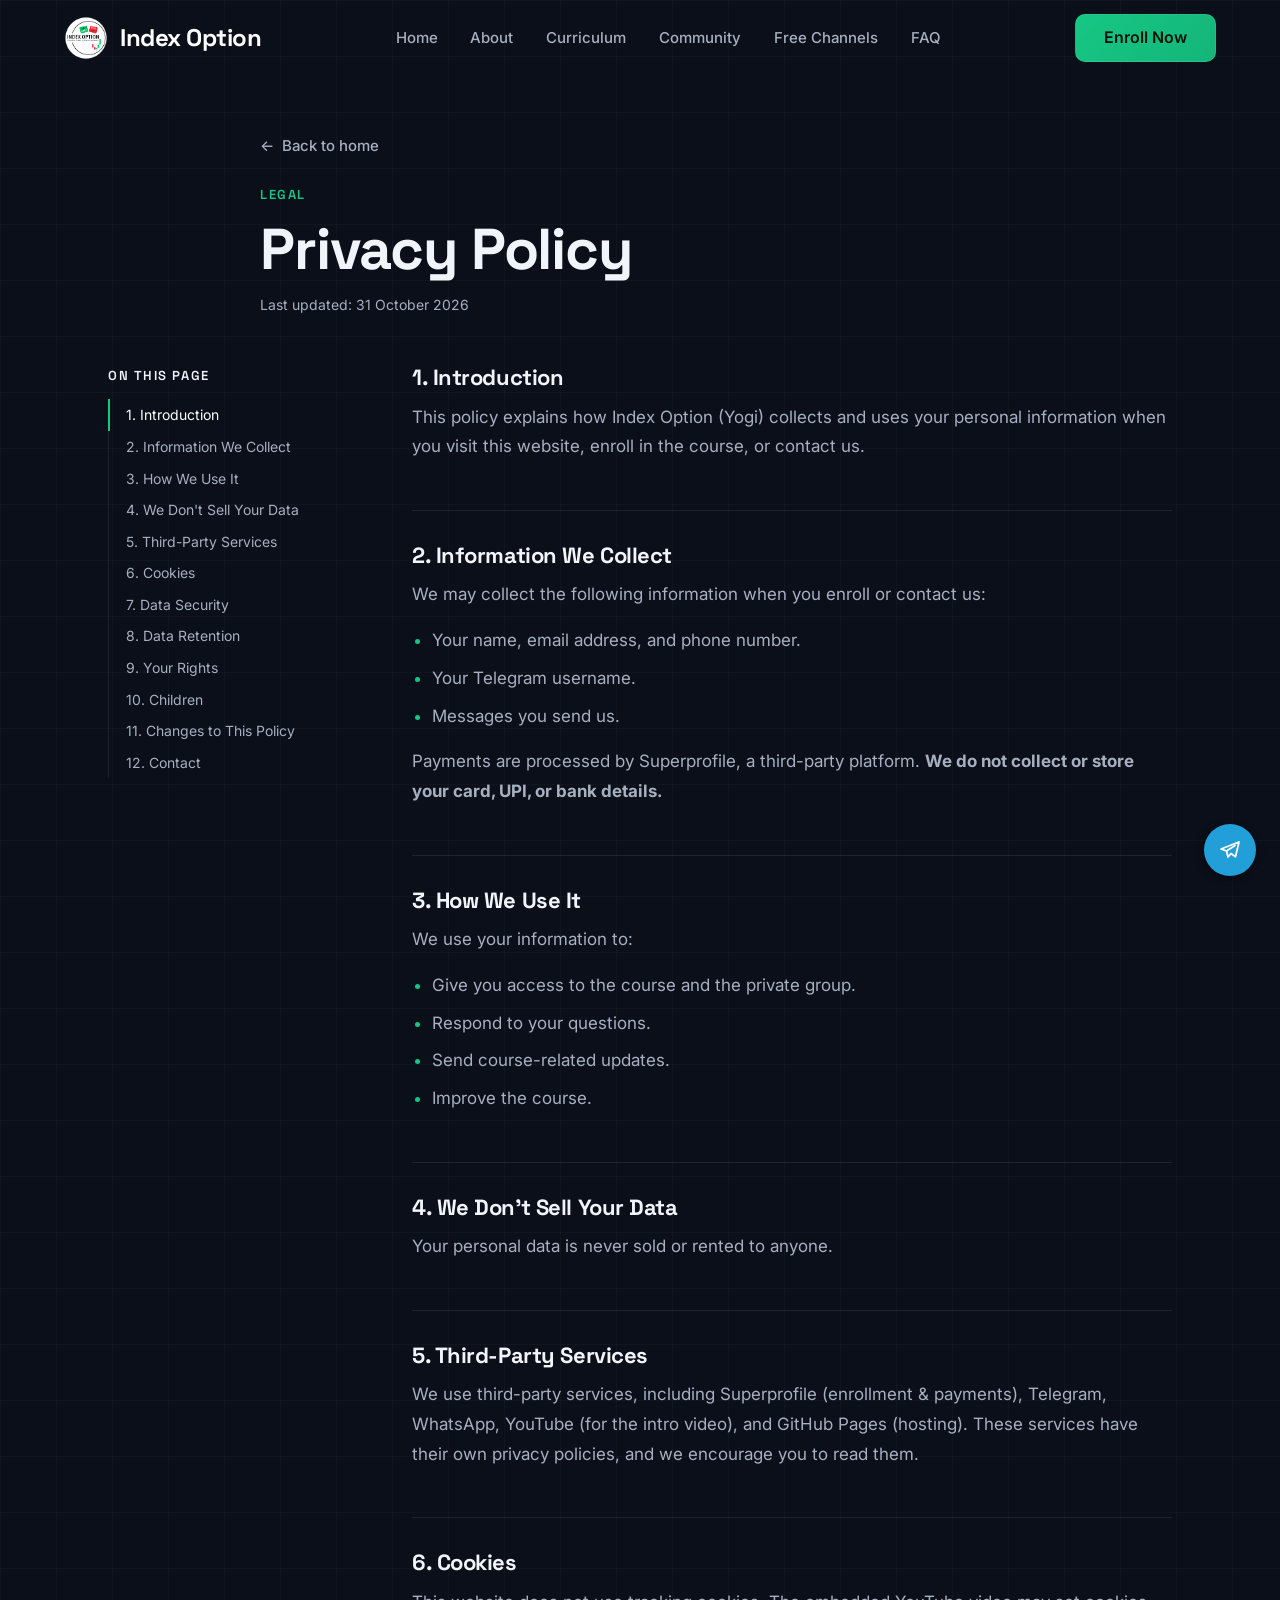
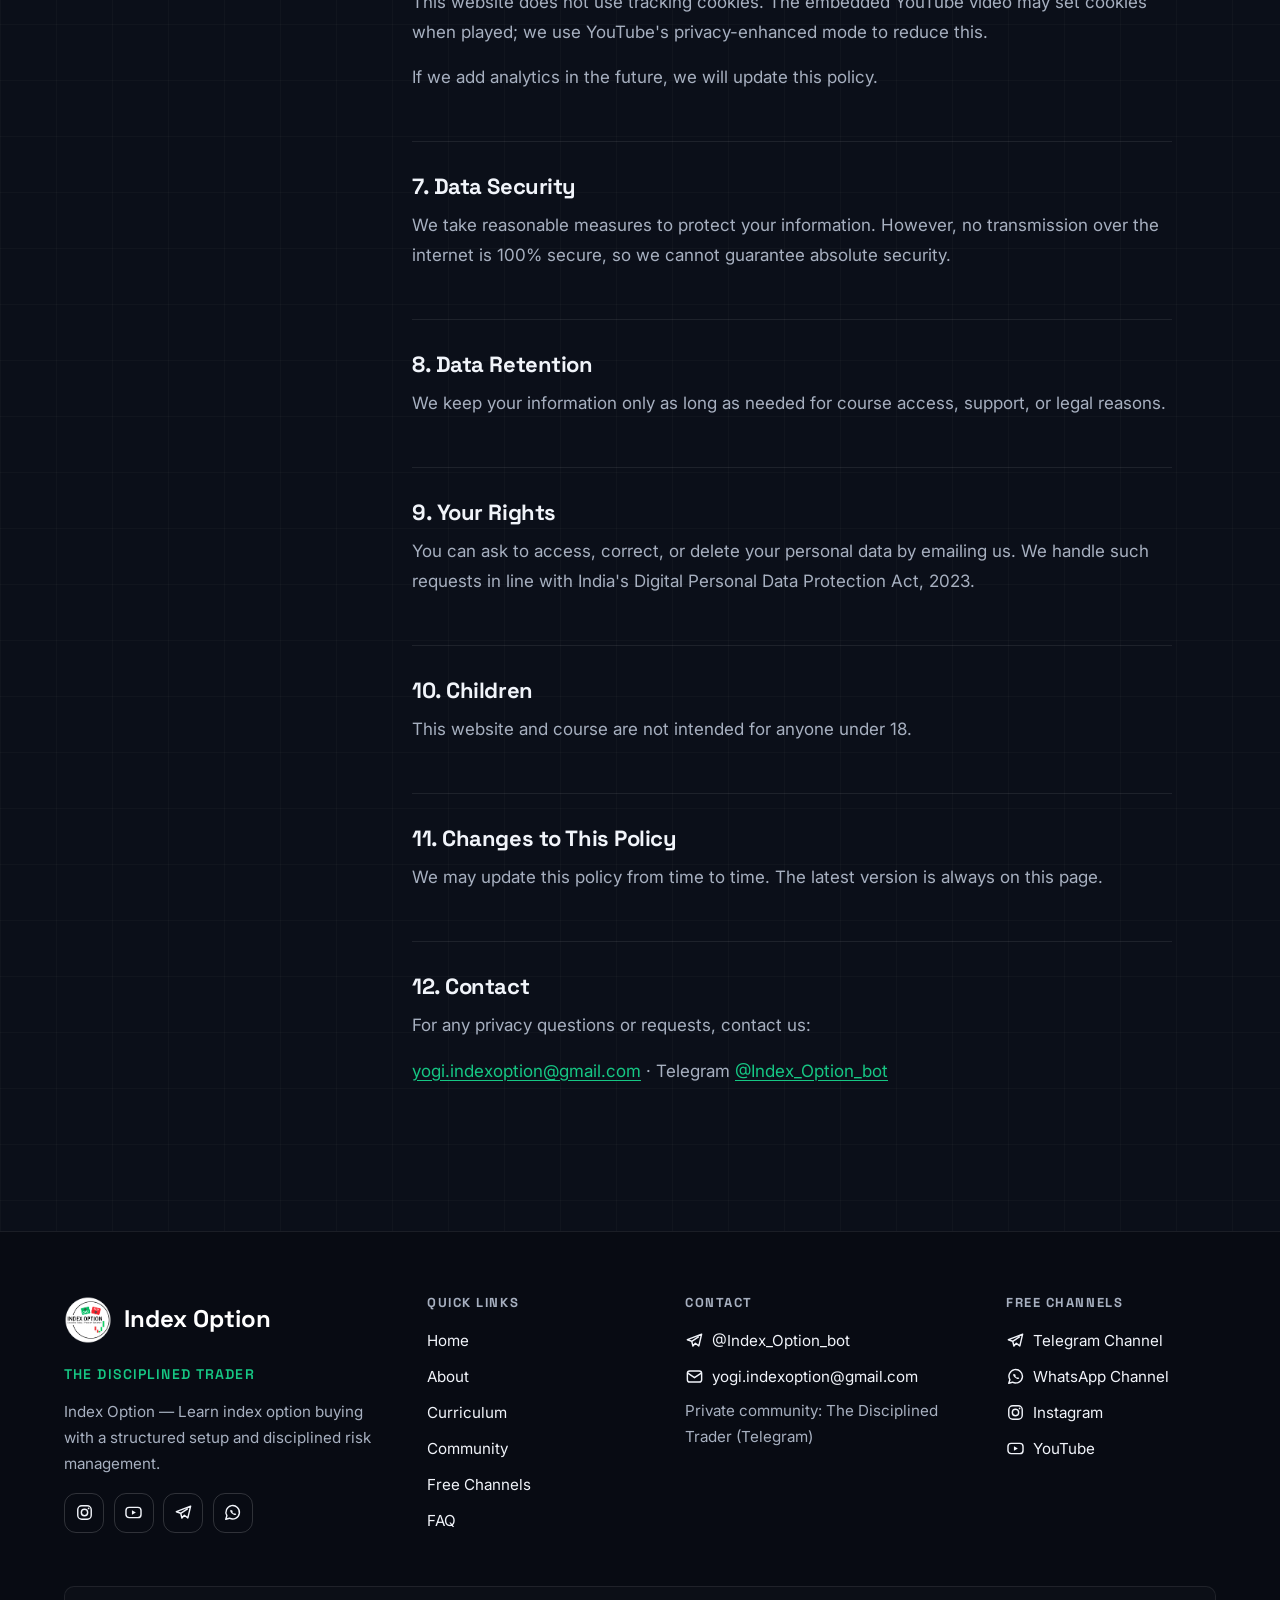
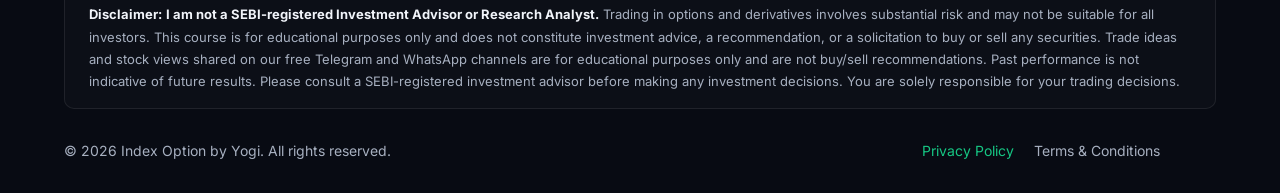
<file: privacy.html>
<!DOCTYPE html>
<html lang="en">
<head>
  <meta charset="UTF-8">
  <meta name="viewport" content="width=device-width, initial-scale=1">
  <title>Privacy Policy | Index Option</title>
  <meta name="description" content="Privacy Policy for Index Option: what personal information we collect, how we use it, third-party services, cookies, and your rights.">
  <meta name="robots" content="index, follow">
  <meta name="theme-color" content="#0B0F19">
  <link rel="icon" href="images/favicon.ico" type="image/x-icon">
  <link rel="preconnect" href="https://fonts.googleapis.com">
  <link rel="preconnect" href="https://fonts.gstatic.com" crossorigin>
  <link href="https://fonts.googleapis.com/css2?family=Inter:wght@400;500;600&family=Space+Grotesk:wght@500;600;700&display=swap" rel="stylesheet">
  <link rel="stylesheet" href="css/style.css">
</head>
<body>

<!-- ===== SVG icon sprite (referenced with <use href="#i-name">) ===== -->
<svg width="0" height="0" style="position:absolute" aria-hidden="true" focusable="false">
  <defs>
    <symbol id="i-layers" viewBox="0 0 24 24"><path d="m12 3 9 5-9 5-9-5 9-5Z M3 13l9 5 9-5 M3 17.5l9 5 9-5" fill="none" stroke="currentColor" stroke-width="1.8" stroke-linecap="round" stroke-linejoin="round"/></symbol>
    <symbol id="i-sliders" viewBox="0 0 24 24"><path d="M4 7h10M18 7h2M4 17h2M10 17h10M14 4v6M6 14v6" fill="none" stroke="currentColor" stroke-width="1.8" stroke-linecap="round"/></symbol>
    <symbol id="i-shield" viewBox="0 0 24 24"><path d="M12 3 5 6v5c0 4.5 3 8.3 7 10 4-1.7 7-5.5 7-10V6l-7-3Zm-3 9 2.2 2.2L15.5 10" fill="none" stroke="currentColor" stroke-width="1.8" stroke-linecap="round" stroke-linejoin="round"/></symbol>
    <symbol id="i-users" viewBox="0 0 24 24"><path d="M16 20v-1.5a3.5 3.5 0 0 0-3.5-3.5h-5A3.5 3.5 0 0 0 4 18.5V20M10 11a3.5 3.5 0 1 0 0-7 3.5 3.5 0 0 0 0 7ZM20 20v-1.5a3.5 3.5 0 0 0-2.5-3.3M15.5 4.2a3.5 3.5 0 0 1 0 6.6" fill="none" stroke="currentColor" stroke-width="1.8" stroke-linecap="round" stroke-linejoin="round"/></symbol>
    <symbol id="i-candles" viewBox="0 0 24 24"><path d="M7 3v18M17 3v18" stroke="currentColor" stroke-width="1.8" stroke-linecap="round"/><rect x="4" y="8" width="6" height="8" rx="1.5" fill="none" stroke="currentColor" stroke-width="1.8"/><rect x="14" y="6" width="6" height="7" rx="1.5" fill="none" stroke="currentColor" stroke-width="1.8"/></symbol>
    <symbol id="i-levels" viewBox="0 0 24 24"><path d="M3 6h18M3 18h18" stroke="currentColor" stroke-width="1.8" stroke-linecap="round"/><path d="m6 15 4-4 3 3 5-6" fill="none" stroke="currentColor" stroke-width="1.8" stroke-linecap="round" stroke-linejoin="round"/></symbol>
    <symbol id="i-target" viewBox="0 0 24 24"><circle cx="12" cy="12" r="9" fill="none" stroke="currentColor" stroke-width="1.8"/><circle cx="12" cy="12" r="5" fill="none" stroke="currentColor" stroke-width="1.8"/><circle cx="12" cy="12" r="1.5" fill="currentColor"/></symbol>
    <symbol id="i-scale" viewBox="0 0 24 24"><path d="M12 4v16M6 20h12M5 7h14M5 7l-3 7a3 3 0 0 0 6 0L5 7Zm14 0-3 7a3 3 0 0 0 6 0l-3-7Z" fill="none" stroke="currentColor" stroke-width="1.8" stroke-linecap="round" stroke-linejoin="round"/></symbol>
    <symbol id="i-chat" viewBox="0 0 24 24"><path d="M21 12a8 8 0 0 1-11.7 7.1L4 20l1-4.6A8 8 0 1 1 21 12Z" fill="none" stroke="currentColor" stroke-width="1.8" stroke-linejoin="round"/></symbol>
    <symbol id="i-pulse" viewBox="0 0 24 24"><path d="M3 12h4l2.5-6 4 12 2.5-6H21" fill="none" stroke="currentColor" stroke-width="1.8" stroke-linecap="round" stroke-linejoin="round"/></symbol>
    <symbol id="i-help" viewBox="0 0 24 24"><circle cx="12" cy="12" r="9" fill="none" stroke="currentColor" stroke-width="1.8"/><path d="M9.5 9.5a2.5 2.5 0 1 1 3.6 2.2c-.7.4-1.1.9-1.1 1.8M12 17v.1" fill="none" stroke="currentColor" stroke-width="1.8" stroke-linecap="round"/></symbol>
    <symbol id="i-info" viewBox="0 0 24 24"><circle cx="12" cy="12" r="9" fill="none" stroke="currentColor" stroke-width="1.8"/><path d="M12 11v5.5M12 7.6v.1" fill="none" stroke="currentColor" stroke-width="2" stroke-linecap="round"/></symbol>
    <symbol id="i-check" viewBox="0 0 24 24"><path d="m5 12.5 4.5 4.5L19 7.5" fill="none" stroke="currentColor" stroke-width="2.4" stroke-linecap="round" stroke-linejoin="round"/></symbol>
    <symbol id="i-x" viewBox="0 0 24 24"><path d="m6 6 12 12M18 6 6 18" fill="none" stroke="currentColor" stroke-width="2.4" stroke-linecap="round"/></symbol>
    <symbol id="i-play" viewBox="0 0 24 24"><path d="M8 5.5v13l11-6.5-11-6.5Z" fill="currentColor"/></symbol>
    <symbol id="i-arrow" viewBox="0 0 24 24"><path d="M5 12h14m-6-6 6 6-6 6" fill="none" stroke="currentColor" stroke-width="2" stroke-linecap="round" stroke-linejoin="round"/></symbol>
    <symbol id="i-chevron" viewBox="0 0 24 24"><path d="m6 9 6 6 6-6" fill="none" stroke="currentColor" stroke-width="2" stroke-linecap="round" stroke-linejoin="round"/></symbol>
    <symbol id="i-up" viewBox="0 0 24 24"><path d="m6 14 6-6 6 6" fill="none" stroke="currentColor" stroke-width="2.2" stroke-linecap="round" stroke-linejoin="round"/></symbol>
    <symbol id="i-instagram" viewBox="0 0 24 24"><rect x="3.5" y="3.5" width="17" height="17" rx="5" fill="none" stroke="currentColor" stroke-width="1.8"/><circle cx="12" cy="12" r="4" fill="none" stroke="currentColor" stroke-width="1.8"/><circle cx="17.2" cy="6.8" r="1.1" fill="currentColor"/></symbol>
    <symbol id="i-youtube" viewBox="0 0 24 24"><rect x="2.5" y="5.5" width="19" height="13" rx="4" fill="none" stroke="currentColor" stroke-width="1.8"/><path d="m10 9.2 5 2.8-5 2.8V9.2Z" fill="currentColor"/></symbol>
    <symbol id="i-telegram" viewBox="0 0 24 24"><path d="M21 4 3 11l5.5 2L10 19l3-3.5 4.5 3.3L21 4ZM8.5 13 17 7.5" fill="none" stroke="currentColor" stroke-width="1.8" stroke-linecap="round" stroke-linejoin="round"/></symbol>
    <symbol id="i-whatsapp" viewBox="0 0 24 24"><path d="M3.5 20.5 4.9 16A8.5 8.5 0 1 1 8.2 19.2L3.5 20.5Z" fill="none" stroke="currentColor" stroke-width="1.8" stroke-linejoin="round"/><path d="M9 8.5c-.3 1.6.8 3.5 2.2 4.8s3.2 2.200 4.700 1.900l.9-1.200-1.900-1-.9.7c-.9-.4-1.800-1.300-2.300-2.200l.6-.9-1-1.900-1.300.8Z" fill="currentColor"/></symbol>
    <symbol id="i-mail" viewBox="0 0 24 24"><rect x="3" y="5" width="18" height="14" rx="3" fill="none" stroke="currentColor" stroke-width="1.8"/><path d="m4 8 8 5.5L20 8" fill="none" stroke="currentColor" stroke-width="1.8" stroke-linecap="round" stroke-linejoin="round"/></symbol>
  </defs>
</svg>

<a class="skip-link" href="#main">Skip to content</a>

<header class="navbar" id="navbar">
  <nav class="container navbar__inner" aria-label="Main navigation">
    <a href="index.html#home" class="logo" aria-label="Index Option — home">
      <img class="logo__img" src="images/logo.png" alt="" width="44" height="44" decoding="async">
      <span class="logo__text">Index Option</span>
    </a>

    <ul class="navbar__links" id="nav-panel">
      <li><a href="index.html#home" class="nav-link">Home</a></li>
      <li><a href="index.html#about" class="nav-link">About</a></li>
      <li><a href="index.html#curriculum" class="nav-link">Curriculum</a></li>
      <li><a href="index.html#community" class="nav-link">Community</a></li>
      <li><a href="index.html#free-channels" class="nav-link">Free Channels</a></li>
      <li><a href="index.html#faq" class="nav-link">FAQ</a></li>
      <li class="navbar__cta-mobile"><a href="index.html#pricing" data-enroll class="btn btn--primary btn--block">Enroll Now</a></li>
    </ul>

    <a href="index.html#pricing" data-enroll class="btn btn--primary navbar__cta">Enroll Now</a>

    <button class="hamburger" id="hamburger" type="button" aria-expanded="false" aria-controls="nav-panel" aria-label="Open menu">
      <span></span><span></span><span></span>
    </button>
  </nav>
</header>

<main id="main">
<div class="container legal-wrap">
  <header class="legal__head">
    <a class="legal__back" href="index.html"><span aria-hidden="true">←</span> Back to home</a>
    <p class="eyebrow">Legal</p>
    <h1>Privacy Policy</h1>
    <p class="legal__updated">Last updated: 31 October 2026</p>
  </header>
  <div class="legal">
    <nav class="toc" aria-label="On this page"><p class="toc__title">On this page</p><ol><li><a href="#introduction">1. Introduction</a></li><li><a href="#information-we-collect">2. Information We Collect</a></li><li><a href="#how-we-use-it">3. How We Use It</a></li><li><a href="#no-sale-of-data">4. We Don't Sell Your Data</a></li><li><a href="#third-party-services">5. Third-Party Services</a></li><li><a href="#cookies">6. Cookies</a></li><li><a href="#data-security">7. Data Security</a></li><li><a href="#data-retention">8. Data Retention</a></li><li><a href="#your-rights">9. Your Rights</a></li><li><a href="#children">10. Children</a></li><li><a href="#changes">11. Changes to This Policy</a></li><li><a href="#contact">12. Contact</a></li></ol></nav>
    <article class="legal__body">
<section class="legal__section" id="introduction"><h2>1. Introduction</h2><p>This policy explains how Index Option (Yogi) collects and uses your personal information when you visit this website, enroll in the course, or contact us.</p></section>
<section class="legal__section" id="information-we-collect"><h2>2. Information We Collect</h2><p>We may collect the following information when you enroll or contact us:</p><ul><li>Your name, email address, and phone number.</li><li>Your Telegram username.</li><li>Messages you send us.</li></ul><p>Payments are processed by Superprofile, a third-party platform. <strong>We do not collect or store your card, UPI, or bank details.</strong></p></section>
<section class="legal__section" id="how-we-use-it"><h2>3. How We Use It</h2><p>We use your information to:</p><ul><li>Give you access to the course and the private group.</li><li>Respond to your questions.</li><li>Send course-related updates.</li><li>Improve the course.</li></ul></section>
<section class="legal__section" id="no-sale-of-data"><h2>4. We Don't Sell Your Data</h2><p>Your personal data is never sold or rented to anyone.</p></section>
<section class="legal__section" id="third-party-services"><h2>5. Third-Party Services</h2><p>We use third-party services, including Superprofile (enrollment &amp; payments), Telegram, WhatsApp, YouTube (for the intro video), and GitHub Pages (hosting). These services have their own privacy policies, and we encourage you to read them.</p></section>
<section class="legal__section" id="cookies"><h2>6. Cookies</h2><p>This website does not use tracking cookies. The embedded YouTube video may set cookies when played; we use YouTube's privacy-enhanced mode to reduce this.</p><p>If we add analytics in the future, we will update this policy.</p></section>
<section class="legal__section" id="data-security"><h2>7. Data Security</h2><p>We take reasonable measures to protect your information. However, no transmission over the internet is 100% secure, so we cannot guarantee absolute security.</p></section>
<section class="legal__section" id="data-retention"><h2>8. Data Retention</h2><p>We keep your information only as long as needed for course access, support, or legal reasons.</p></section>
<section class="legal__section" id="your-rights"><h2>9. Your Rights</h2><p>You can ask to access, correct, or delete your personal data by emailing us. We handle such requests in line with India's Digital Personal Data Protection Act, 2023.</p></section>
<section class="legal__section" id="children"><h2>10. Children</h2><p>This website and course are not intended for anyone under 18.</p></section>
<section class="legal__section" id="changes"><h2>11. Changes to This Policy</h2><p>We may update this policy from time to time. The latest version is always on this page.</p></section>
<section class="legal__section" id="contact"><h2>12. Contact</h2><p>For any privacy questions or requests, contact us:</p><p><a class="text-link" href="mailto:yogi.indexoption@gmail.com" data-config-mail="contactEmail">yogi.indexoption@gmail.com</a> · Telegram <a class="text-link" href="https://t.me/Index_Option_bot" data-config-link="telegramBot" target="_blank" rel="noopener noreferrer">@Index_Option_bot</a></p></section>
    </article>
  </div>
</div>
</main>

<footer class="footer">
  <div class="container">
    <div class="footer__top">
      <div class="footer__brand">
        <a href="index.html#home" class="footer__brand-link" aria-label="Index Option — home"><img src="images/logo.png" alt="" width="48" height="48" loading="lazy"><span>Index Option</span></a>
        <p class="footer__tag">The Disciplined Trader</p>
        <p>Index Option — Learn index option buying with a structured setup and disciplined risk management.</p>
        <div class="social">
          <a class="social--ig" href="https://www.instagram.com/the.disciplined__trader/" data-config-link="instagram" aria-label="Follow us on Instagram" target="_blank" rel="noopener noreferrer"><svg class="icon" aria-hidden="true"><use href="#i-instagram"/></svg></a>
          <a class="social--yt" href="https://www.youtube.com/@csPoint" data-config-link="youtube" aria-label="Subscribe on YouTube" target="_blank" rel="noopener noreferrer"><svg class="icon" aria-hidden="true"><use href="#i-youtube"/></svg></a>
          <a class="social--tg" href="https://t.me/trade_index_option" data-config-link="telegramChannel" aria-label="Join our Telegram channel" target="_blank" rel="noopener noreferrer"><svg class="icon" aria-hidden="true"><use href="#i-telegram"/></svg></a>
          <a class="social--wa" href="https://whatsapp.com/channel/0029VaA5Sg5Fi8xhPflS9w2s" data-config-link="whatsappChannel" aria-label="Follow our WhatsApp channel" target="_blank" rel="noopener noreferrer"><svg class="icon" aria-hidden="true"><use href="#i-whatsapp"/></svg></a>
        </div>
      </div>

      <nav class="footer__col" aria-label="Footer navigation">
        <h4>Quick Links</h4>
        <ul>
          <li><a href="index.html#home">Home</a></li>
          <li><a href="index.html#about">About</a></li>
          <li><a href="index.html#curriculum">Curriculum</a></li>
          <li><a href="index.html#community">Community</a></li>
          <li><a href="index.html#free-channels">Free Channels</a></li>
          <li><a href="index.html#faq">FAQ</a></li>
        </ul>
      </nav>

      <div class="footer__col">
        <h4>Contact</h4>
        <!-- EDIT: email & social links live in CONFIG (js/main.js) -->
        <a class="footer__mail" href="https://t.me/Index_Option_bot" data-config-link="telegramBot" target="_blank" rel="noopener noreferrer"><svg class="icon" aria-hidden="true"><use href="#i-telegram"/></svg>@Index_Option_bot</a><br>
        <a href="mailto:yogi.indexoption@gmail.com" class="footer__mail" data-config-mail="contactEmail"><svg class="icon" aria-hidden="true"><use href="#i-mail"/></svg><span data-config-text="contactEmail">yogi.indexoption@gmail.com</span></a>
        <p class="footer__web">Private community: The Disciplined Trader (Telegram)</p>
      </div>

      <div class="footer__col">
        <h4>Free Channels</h4>
        <ul>
          <li><a href="https://t.me/trade_index_option" data-config-link="telegramChannel" target="_blank" rel="noopener noreferrer"><svg class="icon" aria-hidden="true"><use href="#i-telegram"/></svg>Telegram Channel</a></li>
          <li><a href="https://whatsapp.com/channel/0029VaA5Sg5Fi8xhPflS9w2s" data-config-link="whatsappChannel" target="_blank" rel="noopener noreferrer"><svg class="icon" aria-hidden="true"><use href="#i-whatsapp"/></svg>WhatsApp Channel</a></li>
          <li><a href="https://www.instagram.com/the.disciplined__trader/" data-config-link="instagram" target="_blank" rel="noopener noreferrer"><svg class="icon" aria-hidden="true"><use href="#i-instagram"/></svg>Instagram</a></li>
          <li><a href="https://www.youtube.com/@csPoint" data-config-link="youtube" target="_blank" rel="noopener noreferrer"><svg class="icon" aria-hidden="true"><use href="#i-youtube"/></svg>YouTube</a></li>
        </ul>
      </div>
    </div>

    <p class="disclaimer"><strong>Disclaimer:</strong> <strong class="disclaimer__lead">I am not a SEBI-registered Investment Advisor or Research Analyst.</strong> Trading in options and derivatives involves substantial risk and may not be suitable for all investors. This course is for educational purposes only and does not constitute investment advice, a recommendation, or a solicitation to buy or sell any securities. Trade ideas and stock views shared on our free Telegram and WhatsApp channels are for educational purposes only and are not buy/sell recommendations. Past performance is not indicative of future results. Please consult a SEBI-registered investment advisor before making any investment decisions. You are solely responsible for your trading decisions.</p>

    <div class="footer__bottom">
      <p>© <span id="year">2026</span> Index Option by Yogi. All rights reserved.</p>
      <ul>
        <li><a href="privacy.html" aria-current="page">Privacy Policy</a></li>
        <li><a href="terms.html">Terms &amp; Conditions</a></li>
      </ul>
    </div>
  </div>
</footer>

<a class="ask-btn" href="https://t.me/Index_Option_bot" data-config-link="telegramBot" target="_blank" rel="noopener noreferrer" aria-label="Ask a question on Telegram"><svg class="icon" aria-hidden="true"><use href="#i-telegram"/></svg><span class="ask-btn__label" aria-hidden="true">Ask on Telegram</span></a>
<button type="button" class="to-top" id="to-top" aria-label="Back to top"><svg class="icon" aria-hidden="true"><use href="#i-up"/></svg></button>

<script src="js/main.js"></script>
</body>
</html>
</file>
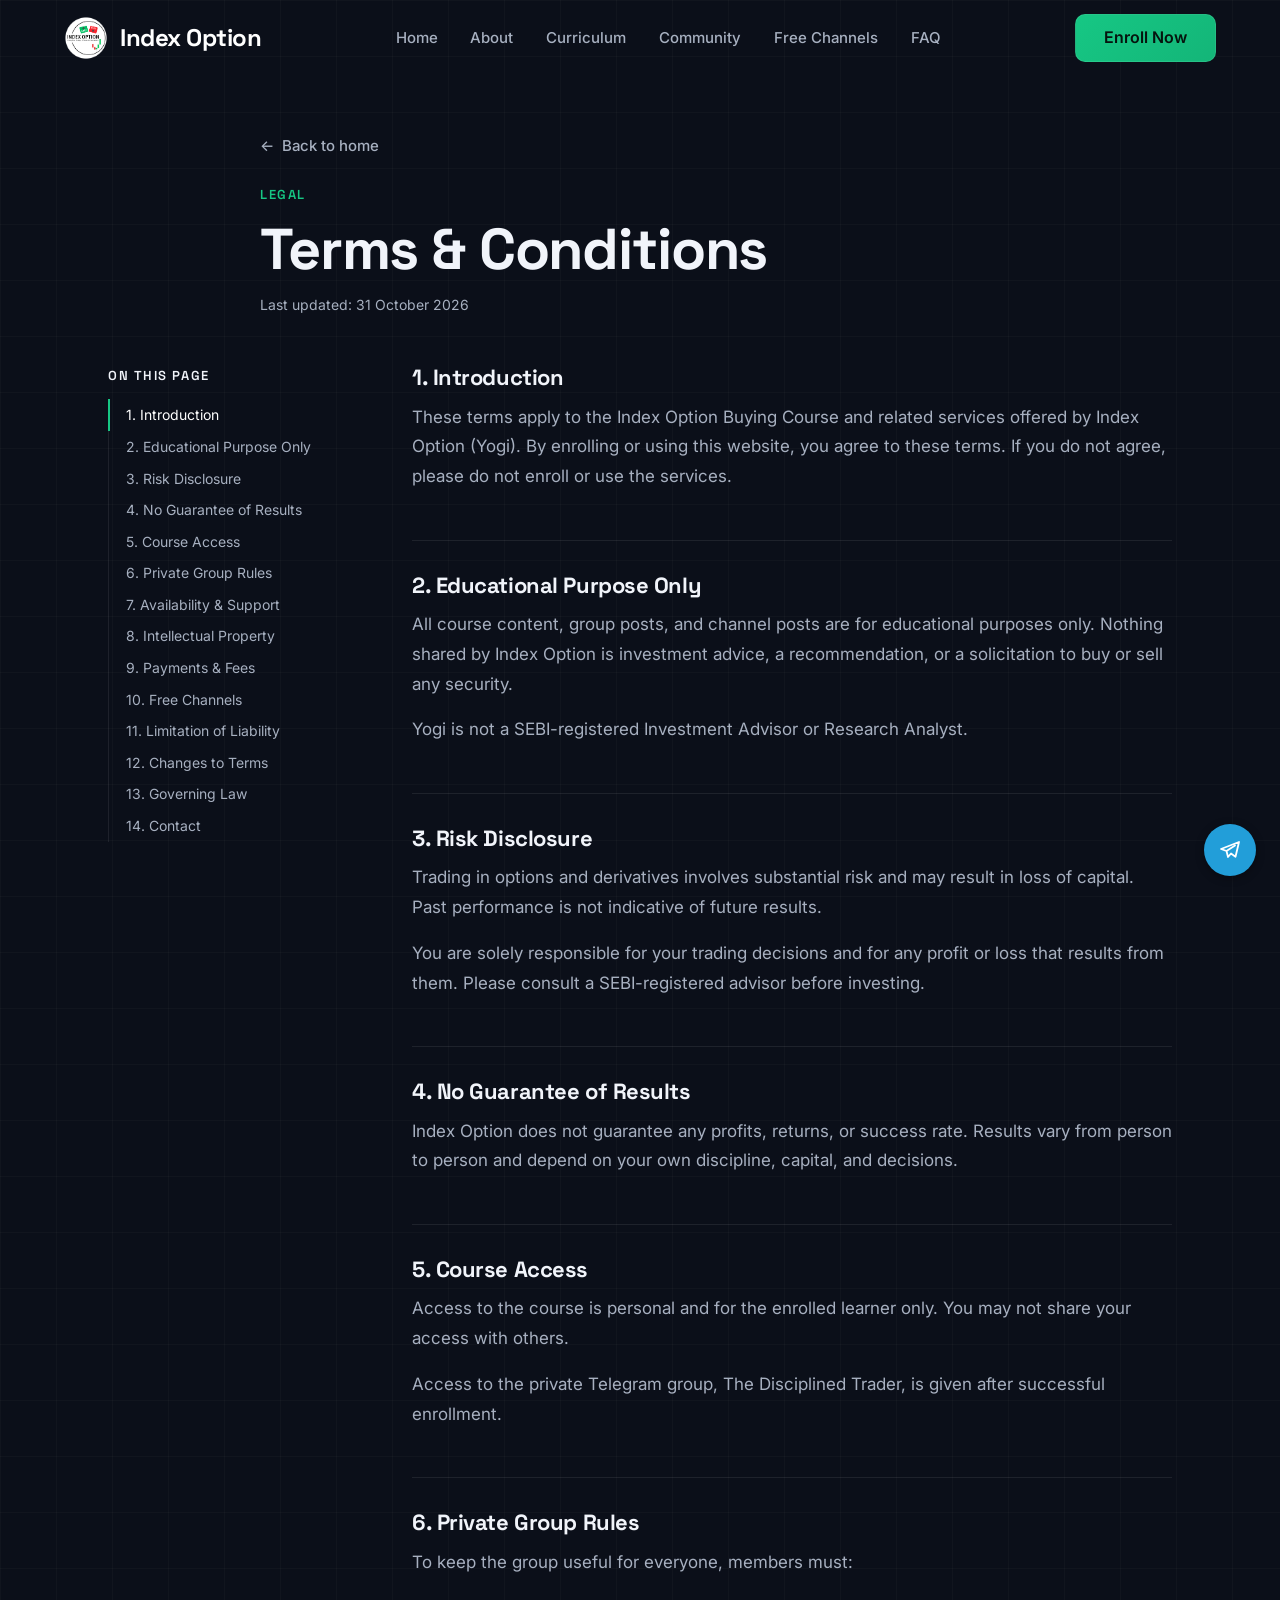
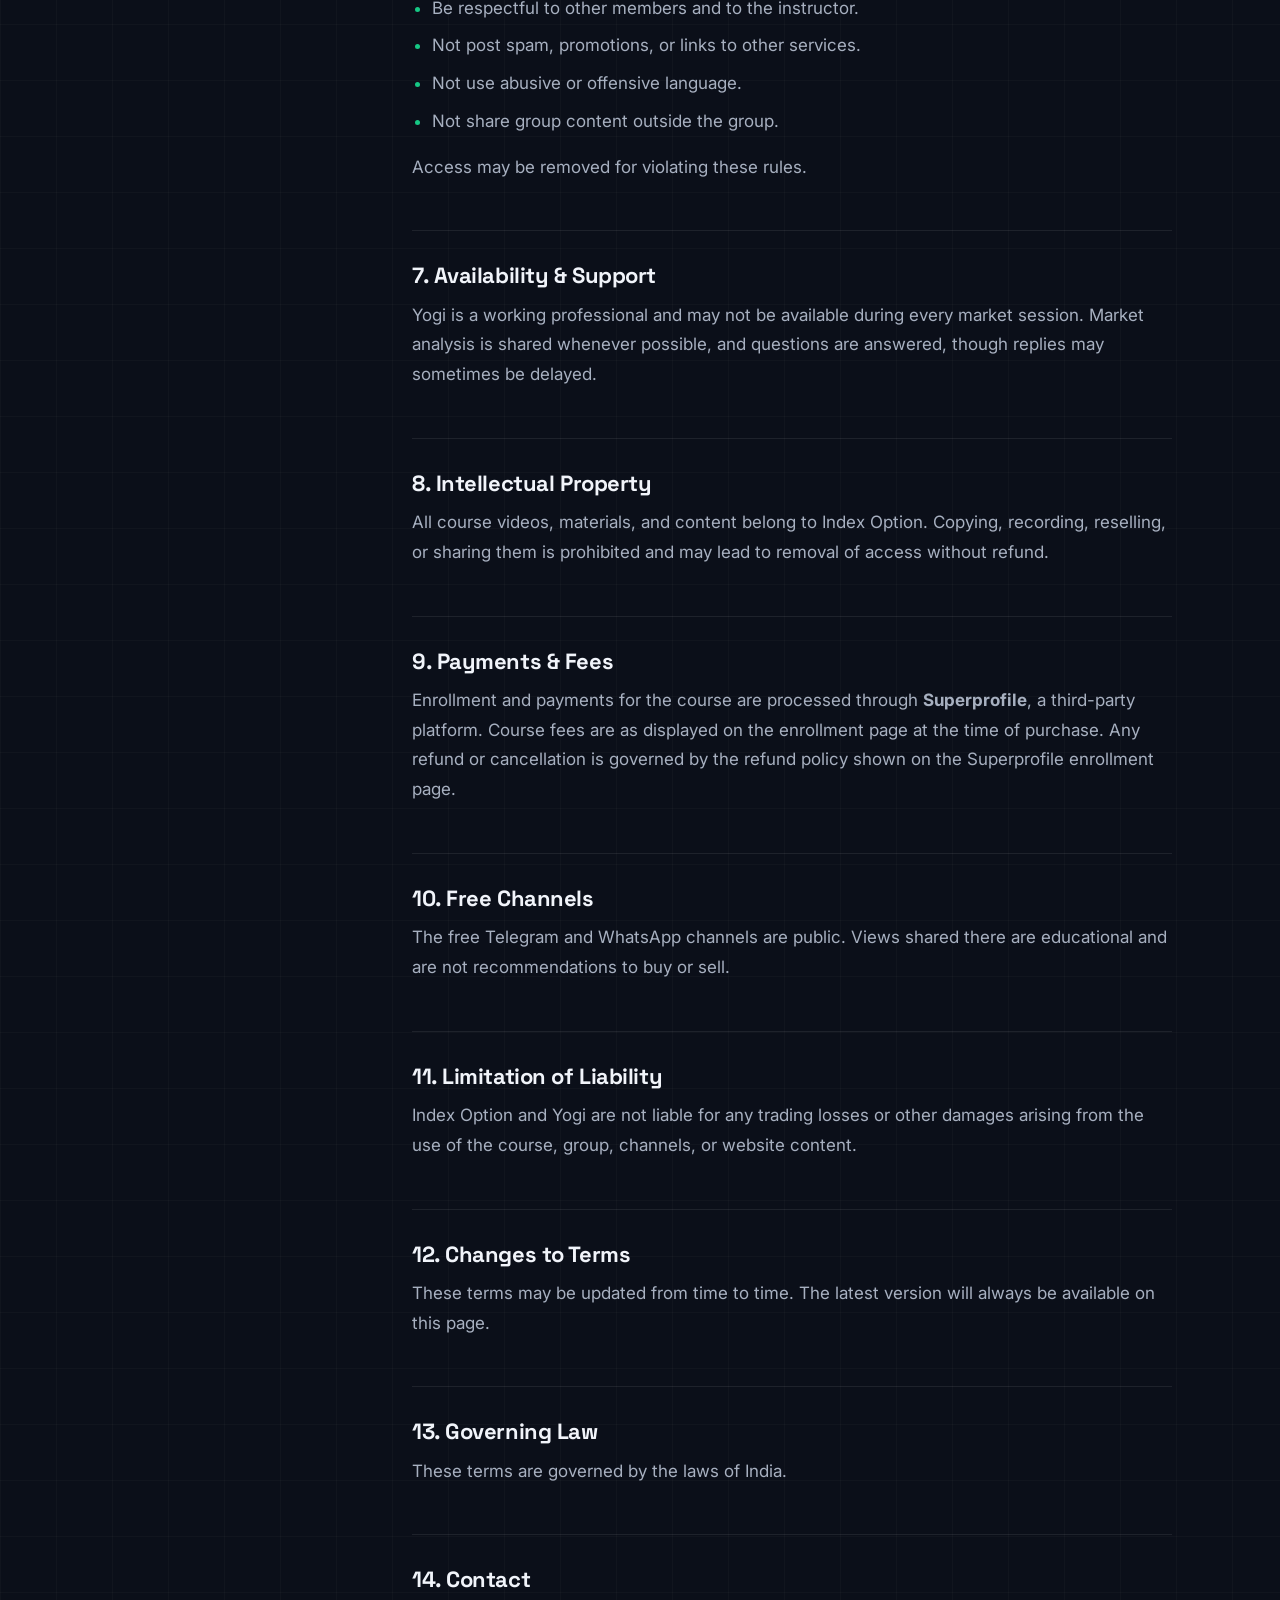
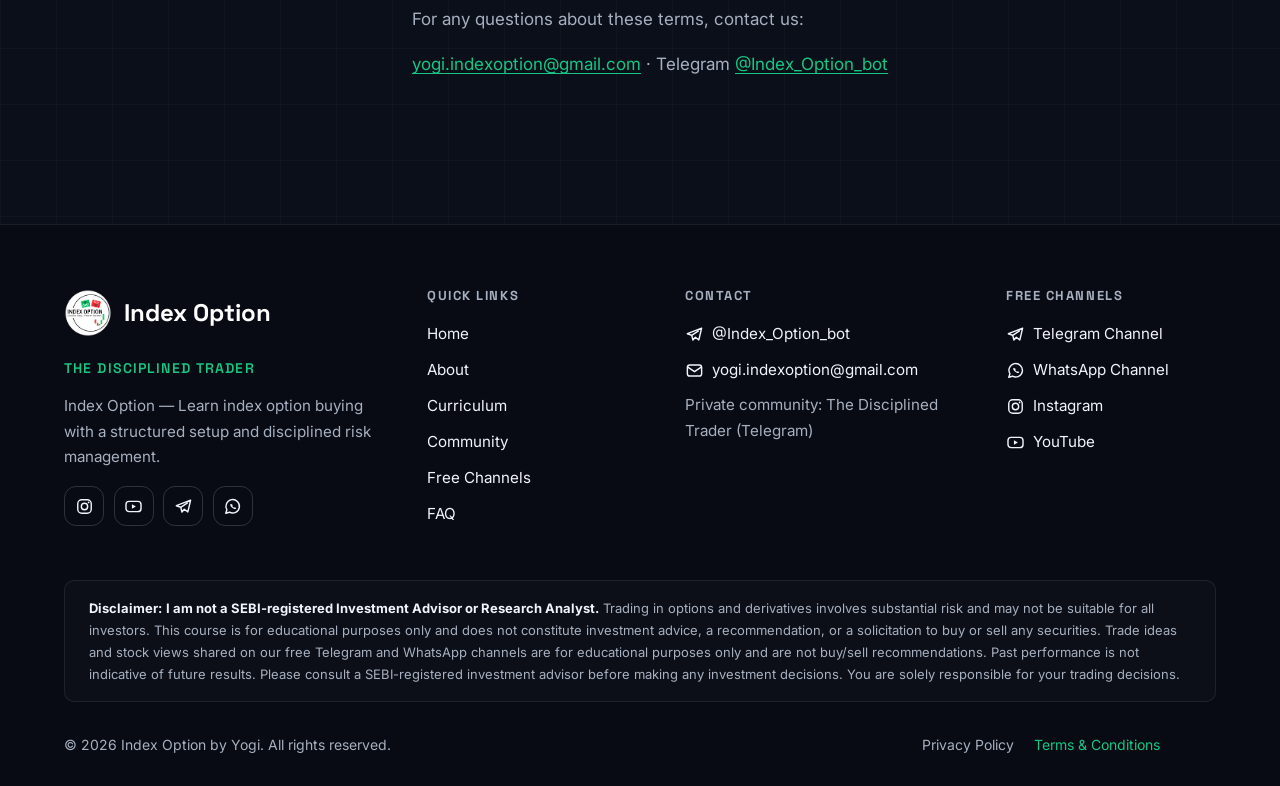
<file: terms.html>
<!DOCTYPE html>
<html lang="en">
<head>
  <meta charset="UTF-8">
  <meta name="viewport" content="width=device-width, initial-scale=1">
  <title>Terms &amp; Conditions | Index Option</title>
  <meta name="description" content="Terms and Conditions for the Index Option Buying Course: educational purpose, risk disclosure, course access, private group rules, payments, and more.">
  <meta name="robots" content="index, follow">
  <meta name="theme-color" content="#0B0F19">
  <link rel="icon" href="images/favicon.ico" type="image/x-icon">
  <link rel="preconnect" href="https://fonts.googleapis.com">
  <link rel="preconnect" href="https://fonts.gstatic.com" crossorigin>
  <link href="https://fonts.googleapis.com/css2?family=Inter:wght@400;500;600&family=Space+Grotesk:wght@500;600;700&display=swap" rel="stylesheet">
  <link rel="stylesheet" href="css/style.css">
</head>
<body>

<!-- ===== SVG icon sprite (referenced with <use href="#i-name">) ===== -->
<svg width="0" height="0" style="position:absolute" aria-hidden="true" focusable="false">
  <defs>
    <symbol id="i-layers" viewBox="0 0 24 24"><path d="m12 3 9 5-9 5-9-5 9-5Z M3 13l9 5 9-5 M3 17.5l9 5 9-5" fill="none" stroke="currentColor" stroke-width="1.8" stroke-linecap="round" stroke-linejoin="round"/></symbol>
    <symbol id="i-sliders" viewBox="0 0 24 24"><path d="M4 7h10M18 7h2M4 17h2M10 17h10M14 4v6M6 14v6" fill="none" stroke="currentColor" stroke-width="1.8" stroke-linecap="round"/></symbol>
    <symbol id="i-shield" viewBox="0 0 24 24"><path d="M12 3 5 6v5c0 4.5 3 8.3 7 10 4-1.7 7-5.5 7-10V6l-7-3Zm-3 9 2.2 2.2L15.5 10" fill="none" stroke="currentColor" stroke-width="1.8" stroke-linecap="round" stroke-linejoin="round"/></symbol>
    <symbol id="i-users" viewBox="0 0 24 24"><path d="M16 20v-1.5a3.5 3.5 0 0 0-3.5-3.5h-5A3.5 3.5 0 0 0 4 18.5V20M10 11a3.5 3.5 0 1 0 0-7 3.5 3.5 0 0 0 0 7ZM20 20v-1.5a3.5 3.5 0 0 0-2.5-3.3M15.5 4.2a3.5 3.5 0 0 1 0 6.6" fill="none" stroke="currentColor" stroke-width="1.8" stroke-linecap="round" stroke-linejoin="round"/></symbol>
    <symbol id="i-candles" viewBox="0 0 24 24"><path d="M7 3v18M17 3v18" stroke="currentColor" stroke-width="1.8" stroke-linecap="round"/><rect x="4" y="8" width="6" height="8" rx="1.5" fill="none" stroke="currentColor" stroke-width="1.8"/><rect x="14" y="6" width="6" height="7" rx="1.5" fill="none" stroke="currentColor" stroke-width="1.8"/></symbol>
    <symbol id="i-levels" viewBox="0 0 24 24"><path d="M3 6h18M3 18h18" stroke="currentColor" stroke-width="1.8" stroke-linecap="round"/><path d="m6 15 4-4 3 3 5-6" fill="none" stroke="currentColor" stroke-width="1.8" stroke-linecap="round" stroke-linejoin="round"/></symbol>
    <symbol id="i-target" viewBox="0 0 24 24"><circle cx="12" cy="12" r="9" fill="none" stroke="currentColor" stroke-width="1.8"/><circle cx="12" cy="12" r="5" fill="none" stroke="currentColor" stroke-width="1.8"/><circle cx="12" cy="12" r="1.5" fill="currentColor"/></symbol>
    <symbol id="i-scale" viewBox="0 0 24 24"><path d="M12 4v16M6 20h12M5 7h14M5 7l-3 7a3 3 0 0 0 6 0L5 7Zm14 0-3 7a3 3 0 0 0 6 0l-3-7Z" fill="none" stroke="currentColor" stroke-width="1.8" stroke-linecap="round" stroke-linejoin="round"/></symbol>
    <symbol id="i-chat" viewBox="0 0 24 24"><path d="M21 12a8 8 0 0 1-11.7 7.1L4 20l1-4.6A8 8 0 1 1 21 12Z" fill="none" stroke="currentColor" stroke-width="1.8" stroke-linejoin="round"/></symbol>
    <symbol id="i-pulse" viewBox="0 0 24 24"><path d="M3 12h4l2.5-6 4 12 2.5-6H21" fill="none" stroke="currentColor" stroke-width="1.8" stroke-linecap="round" stroke-linejoin="round"/></symbol>
    <symbol id="i-help" viewBox="0 0 24 24"><circle cx="12" cy="12" r="9" fill="none" stroke="currentColor" stroke-width="1.8"/><path d="M9.5 9.5a2.5 2.5 0 1 1 3.6 2.2c-.7.4-1.1.9-1.1 1.8M12 17v.1" fill="none" stroke="currentColor" stroke-width="1.8" stroke-linecap="round"/></symbol>
    <symbol id="i-info" viewBox="0 0 24 24"><circle cx="12" cy="12" r="9" fill="none" stroke="currentColor" stroke-width="1.8"/><path d="M12 11v5.5M12 7.6v.1" fill="none" stroke="currentColor" stroke-width="2" stroke-linecap="round"/></symbol>
    <symbol id="i-check" viewBox="0 0 24 24"><path d="m5 12.5 4.5 4.5L19 7.5" fill="none" stroke="currentColor" stroke-width="2.4" stroke-linecap="round" stroke-linejoin="round"/></symbol>
    <symbol id="i-x" viewBox="0 0 24 24"><path d="m6 6 12 12M18 6 6 18" fill="none" stroke="currentColor" stroke-width="2.4" stroke-linecap="round"/></symbol>
    <symbol id="i-play" viewBox="0 0 24 24"><path d="M8 5.5v13l11-6.5-11-6.5Z" fill="currentColor"/></symbol>
    <symbol id="i-arrow" viewBox="0 0 24 24"><path d="M5 12h14m-6-6 6 6-6 6" fill="none" stroke="currentColor" stroke-width="2" stroke-linecap="round" stroke-linejoin="round"/></symbol>
    <symbol id="i-chevron" viewBox="0 0 24 24"><path d="m6 9 6 6 6-6" fill="none" stroke="currentColor" stroke-width="2" stroke-linecap="round" stroke-linejoin="round"/></symbol>
    <symbol id="i-up" viewBox="0 0 24 24"><path d="m6 14 6-6 6 6" fill="none" stroke="currentColor" stroke-width="2.2" stroke-linecap="round" stroke-linejoin="round"/></symbol>
    <symbol id="i-instagram" viewBox="0 0 24 24"><rect x="3.5" y="3.5" width="17" height="17" rx="5" fill="none" stroke="currentColor" stroke-width="1.8"/><circle cx="12" cy="12" r="4" fill="none" stroke="currentColor" stroke-width="1.8"/><circle cx="17.2" cy="6.8" r="1.1" fill="currentColor"/></symbol>
    <symbol id="i-youtube" viewBox="0 0 24 24"><rect x="2.5" y="5.5" width="19" height="13" rx="4" fill="none" stroke="currentColor" stroke-width="1.8"/><path d="m10 9.2 5 2.8-5 2.8V9.2Z" fill="currentColor"/></symbol>
    <symbol id="i-telegram" viewBox="0 0 24 24"><path d="M21 4 3 11l5.5 2L10 19l3-3.5 4.5 3.3L21 4ZM8.5 13 17 7.5" fill="none" stroke="currentColor" stroke-width="1.8" stroke-linecap="round" stroke-linejoin="round"/></symbol>
    <symbol id="i-whatsapp" viewBox="0 0 24 24"><path d="M3.5 20.5 4.9 16A8.5 8.5 0 1 1 8.2 19.2L3.5 20.5Z" fill="none" stroke="currentColor" stroke-width="1.8" stroke-linejoin="round"/><path d="M9 8.5c-.3 1.6.8 3.5 2.2 4.8s3.2 2.200 4.700 1.900l.9-1.200-1.900-1-.9.7c-.9-.4-1.800-1.300-2.300-2.200l.6-.9-1-1.900-1.300.8Z" fill="currentColor"/></symbol>
    <symbol id="i-mail" viewBox="0 0 24 24"><rect x="3" y="5" width="18" height="14" rx="3" fill="none" stroke="currentColor" stroke-width="1.8"/><path d="m4 8 8 5.5L20 8" fill="none" stroke="currentColor" stroke-width="1.8" stroke-linecap="round" stroke-linejoin="round"/></symbol>
  </defs>
</svg>

<a class="skip-link" href="#main">Skip to content</a>

<header class="navbar" id="navbar">
  <nav class="container navbar__inner" aria-label="Main navigation">
    <a href="index.html#home" class="logo" aria-label="Index Option — home">
      <img class="logo__img" src="images/logo.png" alt="" width="44" height="44" decoding="async">
      <span class="logo__text">Index Option</span>
    </a>

    <ul class="navbar__links" id="nav-panel">
      <li><a href="index.html#home" class="nav-link">Home</a></li>
      <li><a href="index.html#about" class="nav-link">About</a></li>
      <li><a href="index.html#curriculum" class="nav-link">Curriculum</a></li>
      <li><a href="index.html#community" class="nav-link">Community</a></li>
      <li><a href="index.html#free-channels" class="nav-link">Free Channels</a></li>
      <li><a href="index.html#faq" class="nav-link">FAQ</a></li>
      <li class="navbar__cta-mobile"><a href="index.html#pricing" data-enroll class="btn btn--primary btn--block">Enroll Now</a></li>
    </ul>

    <a href="index.html#pricing" data-enroll class="btn btn--primary navbar__cta">Enroll Now</a>

    <button class="hamburger" id="hamburger" type="button" aria-expanded="false" aria-controls="nav-panel" aria-label="Open menu">
      <span></span><span></span><span></span>
    </button>
  </nav>
</header>

<main id="main">
<div class="container legal-wrap">
  <header class="legal__head">
    <a class="legal__back" href="index.html"><span aria-hidden="true">←</span> Back to home</a>
    <p class="eyebrow">Legal</p>
    <h1>Terms &amp; Conditions</h1>
    <p class="legal__updated">Last updated: 31 October 2026</p>
  </header>
  <div class="legal">
    <nav class="toc" aria-label="On this page"><p class="toc__title">On this page</p><ol><li><a href="#introduction">1. Introduction</a></li><li><a href="#educational-purpose">2. Educational Purpose Only</a></li><li><a href="#risk-disclosure">3. Risk Disclosure</a></li><li><a href="#no-guarantee">4. No Guarantee of Results</a></li><li><a href="#course-access">5. Course Access</a></li><li><a href="#group-rules">6. Private Group Rules</a></li><li><a href="#availability-support">7. Availability &amp; Support</a></li><li><a href="#intellectual-property">8. Intellectual Property</a></li><li><a href="#payments-fees">9. Payments &amp; Fees</a></li><li><a href="#free-channels">10. Free Channels</a></li><li><a href="#liability">11. Limitation of Liability</a></li><li><a href="#changes">12. Changes to Terms</a></li><li><a href="#governing-law">13. Governing Law</a></li><li><a href="#contact">14. Contact</a></li></ol></nav>
    <article class="legal__body">
<section class="legal__section" id="introduction"><h2>1. Introduction</h2><p>These terms apply to the Index Option Buying Course and related services offered by Index Option (Yogi). By enrolling or using this website, you agree to these terms. If you do not agree, please do not enroll or use the services.</p></section>
<section class="legal__section" id="educational-purpose"><h2>2. Educational Purpose Only</h2><p>All course content, group posts, and channel posts are for educational purposes only. Nothing shared by Index Option is investment advice, a recommendation, or a solicitation to buy or sell any security.</p><p>Yogi is not a SEBI-registered Investment Advisor or Research Analyst.</p></section>
<section class="legal__section" id="risk-disclosure"><h2>3. Risk Disclosure</h2><p>Trading in options and derivatives involves substantial risk and may result in loss of capital. Past performance is not indicative of future results.</p><p>You are solely responsible for your trading decisions and for any profit or loss that results from them. Please consult a SEBI-registered advisor before investing.</p></section>
<section class="legal__section" id="no-guarantee"><h2>4. No Guarantee of Results</h2><p>Index Option does not guarantee any profits, returns, or success rate. Results vary from person to person and depend on your own discipline, capital, and decisions.</p></section>
<section class="legal__section" id="course-access"><h2>5. Course Access</h2><p>Access to the course is personal and for the enrolled learner only. You may not share your access with others.</p><p>Access to the private Telegram group, The Disciplined Trader, is given after successful enrollment.</p></section>
<section class="legal__section" id="group-rules"><h2>6. Private Group Rules</h2><p>To keep the group useful for everyone, members must:</p><ul><li>Be respectful to other members and to the instructor.</li><li>Not post spam, promotions, or links to other services.</li><li>Not use abusive or offensive language.</li><li>Not share group content outside the group.</li></ul><p>Access may be removed for violating these rules.</p></section>
<section class="legal__section" id="availability-support"><h2>7. Availability &amp; Support</h2><p>Yogi is a working professional and may not be available during every market session. Market analysis is shared whenever possible, and questions are answered, though replies may sometimes be delayed.</p></section>
<section class="legal__section" id="intellectual-property"><h2>8. Intellectual Property</h2><p>All course videos, materials, and content belong to Index Option. Copying, recording, reselling, or sharing them is prohibited and may lead to removal of access without refund.</p></section>
<section class="legal__section" id="payments-fees"><h2>9. Payments &amp; Fees</h2><p>Enrollment and payments for the course are processed through <strong>Superprofile</strong>, a third-party platform. Course fees are as displayed on the enrollment page at the time of purchase. Any refund or cancellation is governed by the refund policy shown on the Superprofile enrollment page.</p></section>
<section class="legal__section" id="free-channels"><h2>10. Free Channels</h2><p>The free Telegram and WhatsApp channels are public. Views shared there are educational and are not recommendations to buy or sell.</p></section>
<section class="legal__section" id="liability"><h2>11. Limitation of Liability</h2><p>Index Option and Yogi are not liable for any trading losses or other damages arising from the use of the course, group, channels, or website content.</p></section>
<section class="legal__section" id="changes"><h2>12. Changes to Terms</h2><p>These terms may be updated from time to time. The latest version will always be available on this page.</p></section>
<section class="legal__section" id="governing-law"><h2>13. Governing Law</h2><p>These terms are governed by the laws of India.</p></section>
<section class="legal__section" id="contact"><h2>14. Contact</h2><p>For any questions about these terms, contact us:</p><p><a class="text-link" href="mailto:yogi.indexoption@gmail.com" data-config-mail="contactEmail">yogi.indexoption@gmail.com</a> · Telegram <a class="text-link" href="https://t.me/Index_Option_bot" data-config-link="telegramBot" target="_blank" rel="noopener noreferrer">@Index_Option_bot</a></p></section>
    </article>
  </div>
</div>
</main>

<footer class="footer">
  <div class="container">
    <div class="footer__top">
      <div class="footer__brand">
        <a href="index.html#home" class="footer__brand-link" aria-label="Index Option — home"><img src="images/logo.png" alt="" width="48" height="48" loading="lazy"><span>Index Option</span></a>
        <p class="footer__tag">The Disciplined Trader</p>
        <p>Index Option — Learn index option buying with a structured setup and disciplined risk management.</p>
        <div class="social">
          <a class="social--ig" href="https://www.instagram.com/the.disciplined__trader/" data-config-link="instagram" aria-label="Follow us on Instagram" target="_blank" rel="noopener noreferrer"><svg class="icon" aria-hidden="true"><use href="#i-instagram"/></svg></a>
          <a class="social--yt" href="https://www.youtube.com/@csPoint" data-config-link="youtube" aria-label="Subscribe on YouTube" target="_blank" rel="noopener noreferrer"><svg class="icon" aria-hidden="true"><use href="#i-youtube"/></svg></a>
          <a class="social--tg" href="https://t.me/trade_index_option" data-config-link="telegramChannel" aria-label="Join our Telegram channel" target="_blank" rel="noopener noreferrer"><svg class="icon" aria-hidden="true"><use href="#i-telegram"/></svg></a>
          <a class="social--wa" href="https://whatsapp.com/channel/0029VaA5Sg5Fi8xhPflS9w2s" data-config-link="whatsappChannel" aria-label="Follow our WhatsApp channel" target="_blank" rel="noopener noreferrer"><svg class="icon" aria-hidden="true"><use href="#i-whatsapp"/></svg></a>
        </div>
      </div>

      <nav class="footer__col" aria-label="Footer navigation">
        <h4>Quick Links</h4>
        <ul>
          <li><a href="index.html#home">Home</a></li>
          <li><a href="index.html#about">About</a></li>
          <li><a href="index.html#curriculum">Curriculum</a></li>
          <li><a href="index.html#community">Community</a></li>
          <li><a href="index.html#free-channels">Free Channels</a></li>
          <li><a href="index.html#faq">FAQ</a></li>
        </ul>
      </nav>

      <div class="footer__col">
        <h4>Contact</h4>
        <!-- EDIT: email & social links live in CONFIG (js/main.js) -->
        <a class="footer__mail" href="https://t.me/Index_Option_bot" data-config-link="telegramBot" target="_blank" rel="noopener noreferrer"><svg class="icon" aria-hidden="true"><use href="#i-telegram"/></svg>@Index_Option_bot</a><br>
        <a href="mailto:yogi.indexoption@gmail.com" class="footer__mail" data-config-mail="contactEmail"><svg class="icon" aria-hidden="true"><use href="#i-mail"/></svg><span data-config-text="contactEmail">yogi.indexoption@gmail.com</span></a>
        <p class="footer__web">Private community: The Disciplined Trader (Telegram)</p>
      </div>

      <div class="footer__col">
        <h4>Free Channels</h4>
        <ul>
          <li><a href="https://t.me/trade_index_option" data-config-link="telegramChannel" target="_blank" rel="noopener noreferrer"><svg class="icon" aria-hidden="true"><use href="#i-telegram"/></svg>Telegram Channel</a></li>
          <li><a href="https://whatsapp.com/channel/0029VaA5Sg5Fi8xhPflS9w2s" data-config-link="whatsappChannel" target="_blank" rel="noopener noreferrer"><svg class="icon" aria-hidden="true"><use href="#i-whatsapp"/></svg>WhatsApp Channel</a></li>
          <li><a href="https://www.instagram.com/the.disciplined__trader/" data-config-link="instagram" target="_blank" rel="noopener noreferrer"><svg class="icon" aria-hidden="true"><use href="#i-instagram"/></svg>Instagram</a></li>
          <li><a href="https://www.youtube.com/@csPoint" data-config-link="youtube" target="_blank" rel="noopener noreferrer"><svg class="icon" aria-hidden="true"><use href="#i-youtube"/></svg>YouTube</a></li>
        </ul>
      </div>
    </div>

    <p class="disclaimer"><strong>Disclaimer:</strong> <strong class="disclaimer__lead">I am not a SEBI-registered Investment Advisor or Research Analyst.</strong> Trading in options and derivatives involves substantial risk and may not be suitable for all investors. This course is for educational purposes only and does not constitute investment advice, a recommendation, or a solicitation to buy or sell any securities. Trade ideas and stock views shared on our free Telegram and WhatsApp channels are for educational purposes only and are not buy/sell recommendations. Past performance is not indicative of future results. Please consult a SEBI-registered investment advisor before making any investment decisions. You are solely responsible for your trading decisions.</p>

    <div class="footer__bottom">
      <p>© <span id="year">2026</span> Index Option by Yogi. All rights reserved.</p>
      <ul>
        <li><a href="privacy.html">Privacy Policy</a></li>
        <li><a href="terms.html" aria-current="page">Terms &amp; Conditions</a></li>
      </ul>
    </div>
  </div>
</footer>

<a class="ask-btn" href="https://t.me/Index_Option_bot" data-config-link="telegramBot" target="_blank" rel="noopener noreferrer" aria-label="Ask a question on Telegram"><svg class="icon" aria-hidden="true"><use href="#i-telegram"/></svg><span class="ask-btn__label" aria-hidden="true">Ask on Telegram</span></a>
<button type="button" class="to-top" id="to-top" aria-label="Back to top"><svg class="icon" aria-hidden="true"><use href="#i-up"/></svg></button>

<script src="js/main.js"></script>
</body>
</html>
</file>
<file: css/style.css>
/* ==========================================================================
   Index Option — Landing page styles (mobile-first)
   Sections: 1 Tokens · 2 Base · 3 Utilities · 4 Buttons · 5 Navbar · 6 Hero
   7 About · 8 Curriculum · 9 Band · 10 Community · 11 Audience · 12 Pricing
   13 FAQ · 14 CTA band · 15 Footer · 16 Floating UI · 17 Modal · 18 Motion
   ========================================================================== */

/* 1. TOKENS ---------------------------------------------------------------- */
:root {
  /* colors */
  --bg: #0B0F19;
  --bg-alt: #0E1320;
  --surface: #121826;
  --surface-2: #182033;
  --border: rgba(255, 255, 255, 0.09);
  --border-strong: rgba(255, 255, 255, 0.16);
  --text: #F1F4FA;
  --text-muted: #A7B0C0;
  --accent: #16C784;
  --accent-strong: #12A56D;
  --accent-ink: #04130C;
  --accent-soft: rgba(22, 199, 132, 0.12);
  --red: #EA3943;
  
  /* fonts */
  --font-body: "Inter", system-ui, -apple-system, "Segoe UI", Roboto, sans-serif;
  --font-head: "Space Grotesk", "Inter", system-ui, sans-serif;

  /* fluid type scale */
  --fs-sm: 0.875rem;
    --fs-lg: 1.0625rem;
  --fs-h3: 1.25rem;
  --fs-h2: clamp(1.75rem, 3vw, 2.5rem);
  --fs-h1: clamp(2.25rem, 4.5vw, 3.75rem);

  /* spacing */
  --sp-1: 4px; --sp-2: 8px; --sp-3: 12px; --sp-4: 16px;
  --sp-5: 24px; --sp-6: 32px; --sp-7: 48px; --sp-8: 64px; --sp-9: 96px; --sp-10: 120px;
  --section-y: 72px; --gutter: 20px;

  /* shape & effects */
  --radius: 16px;
  --radius-sm: 10px;
  --card-bg: rgba(255, 255, 255, 0.02);
  --card-border: rgba(255, 255, 255, 0.08);
  --nav-h: 72px;
  --ease: cubic-bezier(0.22, 0.61, 0.36, 1);
}

/* 2. BASE ------------------------------------------------------------------ */
*, *::before, *::after { box-sizing: border-box; }
html { scroll-behavior: smooth; scroll-padding-top: calc(var(--nav-h) + 8px); -webkit-text-size-adjust: 100%; }
body {
  margin: 0;
  font-family: var(--font-body);
  font-size: 1rem;
  line-height: 1.7;
  color: var(--text-muted);
  background-color: var(--bg);
  /* faint trading-chart grid */
  background-image:
    linear-gradient(rgba(255,255,255,0.025) 1px, transparent 1px),
    linear-gradient(90deg, rgba(255,255,255,0.025) 1px, transparent 1px);
  background-size: 56px 56px;
  overflow-x: hidden;
  padding-bottom: 0;
}
img, svg, video { max-width: 100%; height: auto; }
h1, h2, h3, h4 { font-family: var(--font-head); line-height: 1.15; margin: 0 0 var(--sp-4); letter-spacing: -0.02em; color: var(--text); }
h1 { font-size: var(--fs-h1); line-height: 1.1; text-wrap: balance; }
h2 { font-size: var(--fs-h2); }
h3 { font-size: var(--fs-h3); letter-spacing: -0.01em; }
p { margin: 0 0 var(--sp-4); max-width: 65ch; }
a { color: inherit; text-decoration: none; }
ul, ol { margin: 0; padding: 0; list-style: none; }
button { font: inherit; color: inherit; cursor: pointer; }
:focus-visible { outline: 3px solid var(--accent); outline-offset: 3px; border-radius: 6px; }

.icon { width: 1.25em; height: 1.25em; flex-shrink: 0; }

/* 3. UTILITIES ------------------------------------------------------------- */
.container { width: 100%; max-width: 1200px; margin-inline: auto; padding-inline: var(--gutter); }
.section { padding-block: var(--section-y); position: relative; border-top: 1px solid rgba(255,255,255,.05); }
.section--alt { background: #0E1320; }
.section__head { max-width: 680px; margin: 0 auto var(--sp-7); text-align: center; }
.section__head > * { margin-inline: auto; text-align: center; }
.section__sub { color: var(--text-muted); font-size: var(--fs-lg); margin-bottom: 0; }
.eyebrow { font-family: var(--font-head); font-size: 13px; font-weight: 600; letter-spacing: 0.12em; text-transform: uppercase; color: var(--accent); margin-bottom: var(--sp-3); }
.text-accent { color: var(--accent); }
.card { background: var(--card-bg); border: 1px solid var(--card-border); border-radius: var(--radius); transition: transform .25s var(--ease), border-color .25s var(--ease); }
.card:hover { transform: translateY(-2px); border-color: rgba(22,199,132,.3); }
.badge { display: inline-block; padding: 0.35rem 0.85rem; border-radius: 999px; font-size: var(--fs-sm); font-weight: 600; color: var(--accent); background: var(--accent-soft); border: 1px solid rgba(22,199,132,.3); margin-bottom: var(--sp-4); }
.badge--tagline { font-size: clamp(.8rem, .7rem + .5vw, .9rem); letter-spacing: .02em; max-width: 100%; }
.badge--pill { display: inline-flex; align-items: center; gap: .45rem; }
.badge--pill .icon { width: 1em; height: 1em; }
.info-note { display: flex; gap: var(--sp-3); align-items: flex-start; margin-top: var(--sp-5); padding: var(--sp-4) var(--sp-5); background: rgba(255,255,255,.03); border: 1px solid var(--border-strong); border-radius: var(--radius-sm); }
.info-note .icon { margin-top: 2px; color: var(--text-muted); }
.info-note p { margin: 0; font-size: var(--fs-sm); color: var(--text-muted); }
.info-note strong { color: var(--text); }
.community__note { margin-top: var(--sp-4); font-size: var(--fs-sm); color: var(--text-muted); font-style: italic; }
.badge--key { padding: .2rem .65rem; font-size: 12px; background: transparent; border-color: rgba(22,199,132,.5); margin: 0; }
.skip-link { position: fixed; left: 1rem; top: -4rem; z-index: 200; background: var(--accent); color: var(--accent-ink); padding: .75rem 1rem; border-radius: 8px; font-weight: 600; transition: top .2s; }
.skip-link:focus { top: 1rem; }

/* 4. BUTTONS --------------------------------------------------------------- */
.btn { --btn-h: 48px; display: inline-flex; align-items: center; justify-content: center; gap: .5rem; min-height: var(--btn-h); padding: 0 28px; border-radius: 10px; border: 1px solid rgba(255,255,255,.08); font-weight: 600; font-size: 1rem; line-height: 1.2; text-align: center; cursor: pointer; transition: background-position .4s ease, transform .2s ease, box-shadow .2s ease, color .2s ease, border-color .2s ease, background-color .2s ease; }
.btn .icon { transition: transform .2s ease; }
.btn:focus-visible { outline: 2px solid #7DF0C4; outline-offset: 3px; }
.btn--sm { --btn-h: 40px; padding: 0 20px; font-size: .95rem; }
.btn--lg { --btn-h: 48px; }
/* primary: dark text #06140E on #16C784→#0EA371 gradient, contrast ≥ 7:1 (AAA) */
.btn--primary { background-image: linear-gradient(135deg, #16C784 0%, #12A86F 100%); background-size: 200% 100%; background-position: 0% 50%; color: #06140E; }
.btn--primary:active { transform: translateY(0); background-image: linear-gradient(135deg, #12A86F 0%, #0E8F5F 100%); box-shadow: none; }
/* secondary */
.btn--ghost { background: transparent; border-color: rgba(255,255,255,.15); color: #FFFFFF; }
.btn--ghost:active { transform: translateY(0); }
@media (hover: hover) {
  .btn--primary:hover { background-image: linear-gradient(120deg, #16C784 0%, #2EE6A6 50%, #0EA371 100%); background-position: 100% 50%; transform: translateY(-2px); box-shadow: 0 8px 24px rgba(22,199,132,.25); }
  .btn--primary:hover .icon:last-child { transform: translateX(4px); }
  .navbar__cta:hover { box-shadow: 0 4px 14px rgba(22,199,132,.18); }
  .btn--ghost:hover { background: linear-gradient(#0B0F19, #0B0F19) padding-box, linear-gradient(120deg, #16C784, #2EE6A6) border-box; border-color: transparent; color: #CFF7E6; transform: translateY(-2px); }
  .btn--ghost:hover .icon { transform: scale(1.1); }
  .channel__btn:hover { background: color-mix(in srgb, var(--brand) 14%, transparent); transform: translateY(-2px); box-shadow: 0 8px 24px color-mix(in srgb, var(--brand) 25%, transparent); }
}
@media (prefers-reduced-motion: reduce) {
  .btn, .btn .icon, .ask-btn { transition: color .2s ease, background-color .2s ease, border-color .2s ease; }
  .btn:hover, .btn:active, .ask-btn:hover { transform: none !important; box-shadow: none !important; }
  .btn--primary:hover { background-position: 0% 50%; background-image: linear-gradient(135deg, #2EE6A6 0%, #16C784 100%); }
  .btn--primary:hover .icon:last-child, .btn--ghost:hover .icon { transform: none; }
}
.btn--block { width: 100%; }

/* 5. NAVBAR ---------------------------------------------------------------- */
.navbar { position: fixed; inset: 0 0 auto 0; z-index: 100; height: var(--nav-h); }
/* background + blur live on a pseudo-element so the logo is never inside the blurred/filtered layer */
.navbar::before { content: ""; position: absolute; inset: 0; z-index: -1; background: transparent; border-bottom: 1px solid transparent; transition: background .3s, border-color .3s; }
.navbar.is-scrolled::before, .navbar.is-open::before { background: rgba(11,15,25,.85); -webkit-backdrop-filter: blur(14px); backdrop-filter: blur(14px); border-bottom-color: var(--card-border); }
.navbar__inner { height: 100%; display: flex; align-items: center; justify-content: space-between; gap: 1rem; }
.logo { display: inline-flex; align-items: center; gap: 12px; min-width: 0; min-height: 44px; font-family: var(--font-head); font-weight: 700; font-size: 20px; letter-spacing: -0.02em; color: #FFFFFF; }
.logo__img { display: block; width: 38px; height: 38px; border-radius: 50%; object-fit: cover; flex-shrink: 0; }
.logo__text { white-space: nowrap; }
.navbar__cta { display: none; }
.footer__brand-link { display: inline-flex; align-items: center; gap: 12px; font-family: var(--font-head); font-weight: 700; font-size: 24px; color: #FFFFFF; }
.footer__brand-link img { display: block; width: 48px; height: 48px; border-radius: 50%; object-fit: cover; flex-shrink: 0; }
.footer__web { margin: .25rem 0 0; }
.footer__tag { margin: var(--sp-3) 0 .25rem !important; font-family: var(--font-head); font-weight: 600; color: var(--accent) !important; font-size: var(--fs-sm); letter-spacing: .08em; text-transform: uppercase; }
.footer__web a, .text-link { color: var(--accent); text-decoration: underline; text-underline-offset: 3px; }
.navbar__cta-mobile { padding: .5rem 0 0; }

/* mobile slide-down panel */
.navbar__links { position: absolute; top: var(--nav-h); left: 0; right: 0; background: rgba(11,15,25,.97); border-bottom: 1px solid var(--border); padding: .5rem var(--gutter) 1.25rem; display: flex; flex-direction: column; max-height: 0; overflow: hidden; visibility: hidden; opacity: 0; padding-block: 0; transition: max-height .4s var(--ease), opacity .3s, visibility .4s, padding .4s; }
.navbar.is-open .navbar__links { max-height: 420px; visibility: visible; opacity: 1; padding-block: .5rem 1.25rem; }
.nav-link { position: relative; display: flex; align-items: center; min-height: 48px; color: var(--text-muted); font-size: 15px; font-weight: 500; border-bottom: 1px solid var(--border); transition: color .2s; }
.nav-link:hover, .nav-link.is-active { color: #FFFFFF; }

.hamburger { display: inline-flex; flex-direction: column; justify-content: center; gap: 5px; width: 44px; height: 44px; padding: 0 10px; background: none; border: 1px solid var(--border-strong); border-radius: 10px; }
.hamburger span { display: block; height: 2px; background: var(--text); border-radius: 2px; transition: transform .3s var(--ease), opacity .2s; }
.hamburger[aria-expanded="true"] span:nth-child(1) { transform: translateY(7px) rotate(45deg); }
.hamburger[aria-expanded="true"] span:nth-child(2) { opacity: 0; }
.hamburger[aria-expanded="true"] span:nth-child(3) { transform: translateY(-7px) rotate(-45deg); }

/* 6. HERO ------------------------------------------------------------------ */
.hero { position: relative; padding: calc(var(--nav-h) + var(--sp-6)) 0 var(--section-y); overflow: hidden; }
.hero__glow { position: absolute; width: min(900px, 140vw); aspect-ratio: 1; top: -25%; left: 50%; transform: translateX(-50%); background: radial-gradient(circle, rgba(22,199,132,.12), transparent 62%); pointer-events: none; }
.hero__grid { position: relative; display: grid; gap: var(--sp-7); align-items: center; }
.hero__sub { font-size: var(--fs-lg); color: var(--text-muted); max-width: 40em; }
.hero__actions { display: flex; flex-direction: column; gap: .75rem; margin: var(--sp-5) 0 var(--sp-5); }

.hero__visual { background: var(--card-bg); border: 1px solid var(--card-border); border-radius: var(--radius); overflow: hidden; }
.terminal__bar { display: flex; align-items: center; justify-content: space-between; gap: var(--sp-3); padding: var(--sp-3) var(--sp-4); border-bottom: 1px solid var(--card-border); font-size: 12px; letter-spacing: .04em; color: var(--text-muted); }
.terminal__title { font-family: var(--font-head); font-weight: 600; color: var(--text); }
.terminal__tag { text-transform: uppercase; font-size: 11px; letter-spacing: .08em; opacity: .75; }
.chart__axis text { font: 500 10px var(--font-body); fill: rgba(167,176,192,.55); text-anchor: end; }
.chart { display: block; width: 100%; padding: var(--sp-2) 0; color: rgba(255,255,255,.04); }
.chart__level path { fill: none; stroke-width: 1.5; stroke-dasharray: 1; stroke-dashoffset: 1; }
.chart__level text { font: 600 10px var(--font-head); letter-spacing: .12em; opacity: 0; }
.chart__level--res path { stroke: var(--red); } .chart__level--res text { fill: var(--red); }
.chart__level--sup path { stroke: var(--accent); } .chart__level--sup text { fill: var(--accent); }
.candle { opacity: 0; transform-box: fill-box; transform-origin: center bottom; }
.candle path { stroke-width: 2; stroke-linecap: round; }
.candle--up path { stroke: var(--accent); } .candle--up rect { fill: var(--accent); }
.candle--down path { stroke: var(--red); } .candle--down rect { fill: var(--red); }
/* candles pop in one by one, then the two levels draw */
.hero__visual.is-visible .candle { animation: candle-in .5s var(--ease) forwards; animation-delay: calc(var(--i) * .16s + .3s); }
.hero__visual.is-visible .chart__level path { animation: draw 1.1s ease forwards; }
.hero__visual.is-visible .chart__level text { animation: fade .5s ease forwards; }
.hero__visual.is-visible .chart__level--sup path { animation-delay: 2.5s; }
.hero__visual.is-visible .chart__level--res path { animation-delay: 3s; }
.hero__visual.is-visible .chart__level--sup text { animation-delay: 3.3s; }
.hero__visual.is-visible .chart__level--res text { animation-delay: 3.8s; }
@keyframes candle-in { from { opacity: 0; transform: scaleY(.2); } to { opacity: 1; transform: scaleY(1); } }
@keyframes draw { to { stroke-dashoffset: 0; } }
@keyframes fade { to { opacity: 1; } }

/* 7. ABOUT ----------------------------------------------------------------- */
.about { display: grid; gap: var(--sp-6); align-items: center; }
.about__text p { color: var(--text-muted); font-size: var(--fs-lg); }
.about__text h2 { max-width: 16em; }
.instructor { padding: var(--sp-5); text-align: center; max-width: 340px; margin-inline: auto; width: 100%; }
.instructor__photo { width: 128px; height: 128px; margin: 0 auto var(--sp-4); border-radius: 50%; overflow: hidden; background: var(--surface-2); border: 2px solid rgba(22,199,132,.5); }
.instructor__photo img { display: block; width: 100%; height: 100%; object-fit: cover; object-position: center 20%; }
.instructor__name { font-family: var(--font-head); font-weight: 600; font-size: 1.25rem; color: var(--text); margin: 0; }
.instructor__role { color: var(--accent); font-size: var(--fs-sm); font-weight: 500; margin: .25rem 0 var(--sp-4); }
.instructor__bio { max-width: 320px; margin: 0 auto var(--sp-4); color: var(--text-muted); font-size: .95rem; }
.instructor__bio strong { color: var(--text); font-weight: 600; }
.instructor__btn { max-width: 100%; padding: 0 16px; font-size: .9rem; }
.instructor__btn .icon { color: var(--accent); flex: 0 0 auto; }
.instructor__link { color: var(--accent); text-decoration: none; }
.instructor__link:hover, .instructor__link:focus-visible { text-decoration: underline; text-underline-offset: 3px; }
.instructor__disclaimer { max-width: 320px; margin: 0 auto var(--sp-4); font-size: 13px; line-height: 1.5; color: var(--text-muted); opacity: .85; }
@media (min-width: 768px) { .instructor__photo { width: 156px; height: 156px; } }

/* 8. CURRICULUM ------------------------------------------------------------ */
.videos { display: grid; gap: var(--sp-4); max-width: 1160px; margin-inline: auto; align-items: stretch; }
.videos__arrow { justify-self: center; display: grid; place-items: center; width: 40px; height: 40px; border-radius: 50%; border: 1px solid rgba(22,199,132,.6); background: var(--bg-alt); color: var(--accent); font-size: 1.25rem; line-height: 1; }
.videos__arrow::before { content: "↓"; }
.vcard { padding: var(--sp-5); display: flex; flex-direction: column; }
.vcard__top { display: flex; align-items: center; gap: .75rem; margin-bottom: var(--sp-4); flex-wrap: wrap; }
.vcard__num { font-family: var(--font-head); font-weight: 700; color: var(--accent); letter-spacing: .08em; text-transform: uppercase; font-size: var(--fs-sm); }
.vcard__icon { margin-left: auto; display: grid; place-items: center; width: 44px; height: 44px; border-radius: 12px; background: rgba(22,199,132,.08); color: var(--accent); }
.vcard__icon .icon { width: 24px; height: 24px; }
.vcard h3 { margin-bottom: var(--sp-3); }
.vcard p { color: var(--text-muted); }
.vcard .checklist { margin-top: auto; padding-top: var(--sp-4); }
.bonus { display: flex; gap: var(--sp-4); align-items: flex-start; max-width: 1160px; margin: var(--sp-5) auto 0; padding: var(--sp-5); background: rgba(22,199,132,.06); border: 1px solid var(--accent); border-radius: var(--radius); }
.bonus__icon { display: grid; place-items: center; flex-shrink: 0; width: 44px; height: 44px; border-radius: 12px; background: rgba(22,199,132,.12); color: var(--accent); }
.bonus__label { margin: 0 0 var(--sp-2); font-family: var(--font-head); font-size: 12px; font-weight: 700; letter-spacing: .12em; text-transform: uppercase; color: var(--accent); }
.bonus h3 { margin-bottom: var(--sp-2); }
.bonus p:last-child { margin: 0; max-width: none; color: var(--text-muted); }
.bonus strong { color: var(--text); }
@media (max-width: 480px) { .bonus { flex-direction: column; } }
.vcard--key { border-color: rgba(22,199,132,.45); }
.vcard--key:hover { border-color: rgba(22,199,132,.7); }
@media (min-width: 641px) { .vcard .checklist { grid-template-columns: 1fr 1fr; column-gap: var(--sp-5); } }
@media (min-width: 1024px) {
  .videos { grid-template-columns: 1fr auto 1fr; gap: var(--sp-4); }
  .videos__arrow { align-self: center; }
  .videos__arrow::before { content: "→"; }
  .vcard { padding: var(--sp-6); }
}

.checklist { display: grid; gap: var(--sp-3); margin-top: var(--sp-4); }
.checklist li { position: relative; padding-left: 28px; font-size: .95rem; color: var(--text); }
.checklist li::before { content: ""; position: absolute; left: 0; top: .32em; width: 18px; height: 18px; border-radius: 50%; background: var(--accent-soft) url("data:image/svg+xml,%3Csvg xmlns='http://www.w3.org/2000/svg' viewBox='0 0 24 24'%3E%3Cpath d='m6 12.5 4 4 8-9' fill='none' stroke='%2316C784' stroke-width='3' stroke-linecap='round' stroke-linejoin='round'/%3E%3C/svg%3E") center/80% no-repeat; }

/* 9. HIGHLIGHT BAND -------------------------------------------------------- */
.band { padding-block: var(--section-y); background: #0C1A1A; border-block: 1px solid rgba(22,199,132,.2); position: relative; overflow: hidden; }
.band__inner { position: relative; max-width: 880px; margin-inline: auto; text-align: center; }
.band__mark { width: 44px; color: var(--accent); margin-bottom: var(--sp-4); }
.band blockquote { margin: 0; text-align: center; }
.band__title { font-family: var(--font-head); font-weight: 700; font-size: clamp(1.75rem, 3.6vw, 3rem); line-height: 1.12; letter-spacing: -0.025em; margin-bottom: var(--sp-4); }
.band__tagline { display: block; text-align: center; margin: var(--sp-5) auto 0; font-family: var(--font-head); font-weight: 600; font-size: var(--fs-lg); color: var(--accent); }
.band__text { font-size: var(--fs-lg); color: #C9D5D0; margin: 0 auto; max-width: 36em; }

/* 10. COMMUNITY ------------------------------------------------------------ */
.community { display: grid; gap: var(--sp-7); align-items: start; }
.community__text > p { color: var(--text-muted); font-size: var(--fs-lg); }
.features { display: grid; gap: var(--sp-5); margin-top: var(--sp-7); }
@media (min-width: 641px) { .features { grid-template-columns: 1fr 1fr; } }
@media (min-width: 1024px) { .features { grid-template-columns: repeat(4, 1fr); } }
.feature { height: 100%; padding: 28px; }
.feature h3 { font-size: 1.0625rem; margin: var(--sp-4) 0 var(--sp-2); }
.feature p { margin: 0; color: var(--text-muted); font-size: .95rem; }
.feature__icon { display: grid; place-items: center; flex-shrink: 0; width: 44px; height: 44px; border-radius: 12px; background: rgba(22,199,132,.08); color: var(--accent); }

.phone { width: 100%; max-width: 440px; margin-inline: auto; background: #0A0E17; border: 1px solid var(--border-strong); border-radius: 32px; padding: 10px }
.phone__bar { display: flex; align-items: center; gap: .7rem; padding: .8rem 1rem; background: var(--surface-2); border-radius: 24px 24px 8px 8px; }
.phone__bar strong { display: block; font-size: .9rem; }
.phone__bar small { color: var(--text-muted); font-size: .75rem; }
.phone__avatar { width: 40px; height: 40px; border-radius: 50%; object-fit: cover; background: #fff; flex-shrink: 0; }
.phone__body { display: flex; flex-direction: column; gap: .6rem; padding: 1rem .75rem 1.25rem; }
.msg { position: relative; max-width: 86%; margin: 0; padding: .6rem .8rem 1.3rem; background: var(--surface-2); border-radius: 4px 14px 14px 14px; font-size: .85rem; line-height: 1.45; }
.msg__from { display: block; font-size: .75rem; font-weight: 600; color: var(--accent); margin-bottom: .1rem; }
.msg--me .ticks { color: #5ad1ff; letter-spacing: -.15em; margin-left: .15rem; }
.msg time { position: absolute; right: .6rem; bottom: .3rem; white-space: nowrap; font-size: .68rem; color: var(--text-muted); }
.msg--me { align-self: flex-end; background: #0f3d2e; border-radius: 14px 4px 14px 14px; }

/* 10b. FREE CHANNELS */
.channels { display: grid; gap: var(--sp-5); max-width: 820px; margin-inline: auto; }
.channel { --brand: var(--accent); padding: var(--sp-6) var(--sp-5); text-align: center; display: flex; flex-direction: column; align-items: center; }
.channel--tg { --brand: #229ED9; }
.channel--wa { --brand: #25D366; }
.channel__icon { display: grid; place-items: center; width: 44px; height: 44px; border-radius: 12px; margin-bottom: var(--sp-4); color: var(--brand); background: color-mix(in srgb, var(--brand) 14%, transparent); }
.channel__icon .icon { width: 24px; height: 24px; }
.channel p { color: var(--text-muted); }
.channel__btn { margin-top: auto; width: 100%; max-width: 260px; background: transparent; color: var(--text); border-color: var(--brand); }
.channels__note { max-width: 640px; margin: var(--sp-5) auto 0; text-align: center; font-size: var(--fs-sm); color: var(--text-muted); }
.follow { display: flex; flex-direction: column; align-items: center; gap: var(--sp-3); margin-top: var(--sp-6); text-align: center; }
.follow__label { color: var(--text-muted); font-size: var(--fs-sm); }
.follow__links { display: flex; flex-direction: column; align-items: stretch; gap: .6rem; width: 100%; max-width: 320px; }
.follow__pill { --brand: var(--accent); display: inline-flex; align-items: center; justify-content: center; gap: .5rem; min-height: 44px; padding: 0 1.1rem; border: 1px solid var(--border-strong); border-radius: 999px; font-size: .9rem; color: var(--text); transition: color .2s, border-color .2s, background .2s; }
.follow__pill:hover { color: var(--brand); border-color: var(--brand); background: color-mix(in srgb, var(--brand) 12%, transparent); }
.follow__pill--ig { --brand: #E4405F; } .follow__pill--yt { --brand: #FF3B30; }
@media (min-width: 641px) { .follow__links { flex-direction: row; justify-content: center; max-width: none; width: auto; } }
@media (min-width: 768px) { .channels { grid-template-columns: 1fr 1fr; } }

/* 11. AUDIENCE ------------------------------------------------------------- */
.compare { display: grid; gap: var(--sp-5); max-width: 980px; margin-inline: auto; }
.compare__col { overflow: hidden; }
.compare__col:hover { transform: none; border-color: var(--card-border); }
.compare__col h3 { margin: 0; padding: var(--sp-4) var(--sp-5); font-size: 1.0625rem; border-bottom: 1px solid var(--card-border); }
.compare__col ul { display: grid; gap: var(--sp-3); padding: var(--sp-5); }
.compare__col li { display: flex; gap: var(--sp-3); align-items: flex-start; }
.compare__col .icon { width: 24px; height: 24px; padding: 4px; border-radius: 50%; margin-top: 2px; }
.compare__col--yes h3 { background: rgba(22,199,132,.08); }
.compare__col--yes .icon { background: var(--accent-soft); color: var(--accent); }
.compare__col--no h3 { background: rgba(255,255,255,.04); }
.compare__col--no li { color: var(--text-muted); }
.compare__col--no .icon { background: rgba(255,255,255,.07); color: #8791A7; }

/* 12. PRICING -------------------------------------------------------------- */
.price-card { position: relative; max-width: 480px; margin-inline: auto; padding: var(--sp-6) var(--sp-5); text-align: center; background: var(--card-bg); border: 1px solid var(--card-border); border-top: 2px solid var(--accent); border-radius: var(--radius); }
.price-card h3 { font-size: 1.25rem; }
.price { display: flex; align-items: baseline; justify-content: center; flex-wrap: wrap; gap: .75rem; margin: var(--sp-4) 0 var(--sp-5); }
.price__now { font-family: var(--font-head); font-size: clamp(2rem, 1.6rem + 2vw, 2.9rem); font-weight: 700; color: var(--accent); }
.price__old { color: var(--text-muted); font-size: 1.2rem; }
[data-offer-only][hidden], [data-offer-off][hidden], .price-valid[hidden] { display: none !important; }
.price-badge { display: inline-block; margin: 0 0 var(--sp-3); padding: .35rem .9rem; border-radius: 999px; font-size: var(--fs-sm); font-weight: 600; color: #F5B73B; background: rgba(245,183,59,.12); border: 1px solid rgba(245,183,59,.45); }
.price-save { display: inline-block; margin: calc(-1 * var(--sp-3)) 0 var(--sp-3); padding: .25rem .8rem; border-radius: 999px; font-size: var(--fs-sm); font-weight: 600; color: var(--accent); background: var(--accent-soft); }
.price-valid { margin: 0 0 var(--sp-4); font-size: var(--fs-sm); color: var(--text-muted); }
.price__old { text-decoration: line-through; }
.hero__offer { display: flex; flex-wrap: wrap; align-items: center; gap: var(--sp-3) var(--sp-4); margin: 0; }
.hero__price { margin: 0; font-size: var(--fs-lg); color: var(--text-muted); }
.hero__price b { color: var(--text); }
.pill { display: inline-flex; align-items: center; gap: .45rem; padding: .4rem .9rem; border-radius: 999px; font-size: 14px; font-weight: 500; line-height: 1.3; color: var(--accent); background: rgba(22,199,132,.08); border: 1px solid rgba(22,199,132,.3); }
.pill .icon { width: 16px; height: 16px; flex: 0 0 auto; }
@media (min-width: 480px) { .pill { font-size: 15px; } }
.sticky-cta { display: flex; align-items: center; justify-content: space-between; gap: 1rem; }
.sticky-cta__price { margin: 0; font-size: 1.1rem; color: var(--text-muted); }
.sticky-cta__price b { color: var(--accent); font-family: var(--font-head); font-size: 1.35rem; margin-right: .35rem; }
.checklist--lg { text-align: left; margin-bottom: var(--sp-6); }
.checklist--lg li { font-size: .95rem; }
.price-card__note { margin: var(--sp-4) 0 0; font-size: var(--fs-sm); color: var(--text-muted); }

/* 13. FAQ ------------------------------------------------------------------ */
.faq { display: grid; gap: var(--sp-7); align-items: start; }
.faq__head h2 { margin-bottom: var(--sp-3); }
.faq__head .section__sub { font-size: 1rem; }
.accordion { border-top: 1px solid var(--card-border); }
.acc-item { border-bottom: 1px solid var(--card-border); }
.acc-item h3 { margin: 0; font-size: 1rem; letter-spacing: 0; }
.acc-btn { display: flex; align-items: center; justify-content: space-between; gap: var(--sp-4); width: 100%; min-height: 56px; padding: var(--sp-4) 0; background: none; border: 0; text-align: left; font-family: var(--font-head); font-size: 1.0625rem; font-weight: 600; color: var(--text); }
.acc-btn .icon { color: var(--text-muted); transition: transform .3s var(--ease), color .2s; }
.acc-btn[aria-expanded="true"] .icon { transform: rotate(180deg); color: var(--accent); }
.acc-btn:focus-visible { outline-offset: -3px; }
/* smooth height via grid-rows trick */
.acc-panel { display: grid; grid-template-rows: 0fr; visibility: hidden; transition: grid-template-rows .35s var(--ease), visibility .35s; }
.acc-panel > div { overflow: hidden; }
.acc-panel p { margin: 0; padding: 0 0 var(--sp-5); color: var(--text-muted); }
.acc-item.is-open .acc-panel { grid-template-rows: 1fr; visibility: visible; }

/* 14. FINAL CTA ------------------------------------------------------------ */
.cta-band { padding-block: var(--section-y); text-align: center; background: var(--bg-alt); border-top: 1px solid var(--card-border); }
.cta-band h2 { max-width: 18em; margin-inline: auto; text-align: center; }
.cta-band p { max-width: 640px; margin-inline: auto; text-align: center; color: var(--text-muted); font-size: var(--fs-lg); margin-bottom: var(--sp-5); }

/* 15. FOOTER --------------------------------------------------------------- */
.footer { padding: var(--sp-8) 0 calc(var(--sp-5) + 72px); background: #080B13; border-top: 1px solid var(--card-border); font-size: .95rem; }
.footer__top { display: grid; gap: var(--sp-6); margin-bottom: var(--sp-7); }
.footer__brand p { color: var(--text-muted); max-width: 26em; margin: var(--sp-3) 0 0; }
.footer__col h4 { font-size: 13px; text-transform: uppercase; letter-spacing: .12em; color: var(--text-muted); margin-bottom: var(--sp-3); }
.footer__col li a, .footer__mail { display: inline-flex; align-items: center; gap: .5rem; min-height: 36px; color: var(--text); transition: color .2s; }
.footer__col a:hover { color: var(--accent); }
.social { display: flex; gap: .6rem; margin-top: var(--sp-4); }
.social a { --brand: var(--accent); display: grid; place-items: center; width: 40px; height: 40px; border: 1px solid var(--border-strong); border-radius: 12px; color: var(--text); transition: color .2s, border-color .2s, background .2s; }
.social a:hover { color: var(--brand); border-color: var(--brand); background: color-mix(in srgb, var(--brand) 12%, transparent); }
.social--ig { --brand: #E4405F; } .social--yt { --brand: #FF3B30; } .social--tg { --brand: #229ED9; } .social--wa { --brand: #25D366; }
.disclaimer { max-width: none; padding: var(--sp-4) var(--sp-5); margin: 0 0 var(--sp-5); font-size: 13px; line-height: 1.7; color: var(--text-muted); background: rgba(255,255,255,.02); border: 1px solid var(--card-border); border-radius: var(--radius-sm); }
.disclaimer strong { color: var(--text); }
.disclaimer__lead { color: #FFFFFF; font-weight: 700; }
.footer__bottom { display: flex; flex-direction: column; gap: var(--sp-3); color: var(--text-muted); font-size: var(--fs-sm); }
.footer__bottom p { margin: 0; }
.footer__bottom ul { display: flex; flex-wrap: wrap; gap: .25rem 1.25rem; }
.footer__bottom a { display: inline-flex; align-items: center; min-height: 36px; }
.em { color: #FFFFFF; font-weight: 600; }
.footer__bottom a:hover { color: var(--accent); }

/* 15b. LEGAL PAGES (terms.html, privacy.html) */
.legal-wrap { padding-top: calc(var(--nav-h) + var(--sp-7)); padding-bottom: var(--sp-9); }
.legal__head { max-width: 760px; margin-inline: auto; margin-bottom: var(--sp-7); }
.legal__back { display: inline-flex; align-items: center; gap: var(--sp-2); min-height: 44px; margin-bottom: var(--sp-4); font-size: 15px; font-weight: 500; color: var(--text-muted); transition: color .2s; }
.legal__back:hover { color: #FFFFFF; }
.legal__head h1 { margin-bottom: var(--sp-3); }
.legal__updated { margin: 0; font-size: var(--fs-sm); }
.legal__body { max-width: 760px; margin-inline: auto; font-size: 1.0625rem; line-height: 1.75; }
.legal__section { padding-bottom: var(--sp-6); margin-bottom: var(--sp-6); border-bottom: 1px solid var(--card-border); scroll-margin-top: calc(var(--nav-h) + var(--sp-4)); }
.legal__section:last-child { border-bottom: 0; margin-bottom: 0; }
.legal__section h2 { font-size: 1.375rem; margin-bottom: var(--sp-3); }
.legal__section p { max-width: none; }
.legal__section ul { margin: 0 0 var(--sp-4); padding-left: 1.25rem; list-style: disc; }
.legal__section li { margin-bottom: var(--sp-2); }
.legal__section li::marker { color: var(--accent); }
.toc { display: none; }
.footer__bottom a[aria-current="page"] { color: var(--accent); }

/* 16. FLOATING UI ---------------------------------------------------------- */
.progress { position: fixed; top: 0; left: 0; z-index: 150; height: 3px; width: 100%; background: var(--accent); transform: scaleX(0); transform-origin: left; }
.sticky-cta { position: fixed; inset: auto 0 0 0; z-index: 90; padding: .65rem 1rem calc(.65rem + env(safe-area-inset-bottom)); background: rgba(11,15,25,.92); -webkit-backdrop-filter: blur(12px); backdrop-filter: blur(12px); border-top: 1px solid var(--border); transform: translateY(110%); transition: transform .35s var(--ease); }
.sticky-cta.is-visible { transform: none; }
.to-top { position: fixed; right: 16px; bottom: 144px; z-index: 91; display: grid; place-items: center; width: 46px; height: 46px; border-radius: 50%; background: var(--surface-2); border: 1px solid var(--border-strong); opacity: 0; visibility: hidden; transform: translateY(10px); transition: opacity .3s, transform .3s, visibility .3s, background .2s; }
.to-top.is-visible { opacity: 1; visibility: visible; transform: none; }
.to-top:hover { background: var(--accent); color: var(--accent-ink); }

/* floating "ask a question" button: sits above the sticky bar on mobile, with back-to-top stacked above it */
.ask-btn { position: fixed; right: 16px; bottom: 84px; z-index: 91; display: grid; place-items: center; width: 48px; height: 48px; border-radius: 50%; background: #229ED9; color: #FFFFFF; box-shadow: 0 2px 8px rgba(0,0,0,.35); transition: background .2s ease, transform .2s ease; }
@media (hover: hover) { .ask-btn:hover { background: #2AABEE; transform: translateY(-2px); } }
.ask-btn .icon { width: 24px; height: 24px; }
.ask-btn__label { display: none; }
.faq__btn { margin-top: var(--sp-4); }

/* 17. VIDEO MODAL ---------------------------------------------------------- */
.modal { position: fixed; inset: 0; z-index: 300; display: grid; place-items: center; padding: 1rem; }
.modal[hidden] { display: none; }
.modal__backdrop { position: absolute; inset: 0; background: rgba(4,6,11,.85); -webkit-backdrop-filter: blur(4px); backdrop-filter: blur(4px); animation: fade-bg .25s ease; }
.modal__dialog { position: relative; width: 100%; max-width: 960px; animation: pop .3s var(--ease); }
.modal__close { position: absolute; right: 0; top: -52px; display: grid; place-items: center; width: 44px; height: 44px; border-radius: 50%; background: var(--surface-2); border: 1px solid var(--border-strong); }
.modal__close:hover { background: var(--accent); color: var(--accent-ink); }
.modal__frame { position: relative; aspect-ratio: 16 / 9; background: #000; border-radius: var(--radius); overflow: hidden; }
.modal__frame iframe { position: absolute; inset: 0; width: 100%; height: 100%; border: 0; }
.modal__msg { position: absolute; inset: 0; display: grid; place-items: center; padding: 1.5rem; text-align: center; color: var(--text-muted); }
@keyframes fade-bg { from { opacity: 0; } }
@keyframes pop { from { opacity: 0; transform: scale(.96) translateY(10px); } }

/* 18. SCROLL REVEAL & MOTION ----------------------------------------------- */
.js .reveal { opacity: 0; transform: translateY(12px); transition: opacity .4s var(--ease), transform .4s var(--ease); }
.js .reveal.is-visible { opacity: 1; transform: none; }

@media (prefers-reduced-motion: reduce) {
  html { scroll-behavior: auto; }
  *, *::before, *::after { animation-duration: .001ms !important; animation-delay: 0s !important; transition-duration: .001ms !important; }
  .js .reveal { opacity: 1; transform: none; }
  .candle { opacity: 1; }
  .chart__level path { stroke-dashoffset: 0; }
  .chart__level text { opacity: 1; }
}

/* ==========================================================================
   BREAKPOINTS (mobile-first): 480 · 768 · 1024 · 1280 · 1440
   ========================================================================== */
@media (min-width: 480px) {
  .hero__actions { flex-direction: row; flex-wrap: wrap; }
}

@media (min-width: 768px) {
  .compare { grid-template-columns: 1fr 1fr; }
  .about { grid-template-columns: 1.6fr 1fr; gap: var(--sp-7); }
  .footer__top { grid-template-columns: 1fr 1fr; }
  .footer__bottom { flex-direction: row; justify-content: space-between; align-items: center; }
  .price-card { padding: var(--sp-7) var(--sp-6); }

}

/* tablet logo size */
@media (min-width: 641px) {
  :root { --section-y: 96px; --gutter: 24px; }
  body { font-size: 1.0625rem; }
  .logo__img { width: 40px; height: 40px; }
}

@media (min-width: 1024px) {
  :root { --nav-h: 76px; --section-y: 120px; }
  .logo { font-size: 24px; }
  .logo__img { width: 44px; height: 44px; }
  .hamburger, .navbar__cta-mobile { display: none; }
  .navbar__cta { display: inline-flex; }
  .navbar__links { position: static; flex-direction: row; gap: .25rem; max-height: none; overflow: visible; visibility: visible; opacity: 1; background: none; border: 0; padding: 0; }
  .navbar.is-open .navbar__links { padding: 0; }
  .nav-link { min-height: 44px; padding: 0 .9rem; border: 0; }
  .nav-link::after { content: ""; position: absolute; left: .9rem; right: .9rem; bottom: 6px; height: 2px; border-radius: 2px; background: var(--accent); transform: scaleX(0); transition: transform .25s var(--ease); }
  .nav-link:hover::after, .nav-link.is-active::after { transform: scaleX(1); }
  .hero { padding-top: calc(var(--nav-h) + var(--sp-8)); padding-bottom: var(--sp-9); }
  .footer__top { grid-template-columns: 1.5fr 1fr 1.3fr 1fr; gap: var(--sp-7); }
  .legal { display: grid; grid-template-columns: 240px minmax(0, 760px); gap: var(--sp-8); justify-content: center; align-items: start; }
  .legal__body { margin-inline: 0; }
  .toc { display: block; position: sticky; top: calc(var(--nav-h) + var(--sp-5)); max-height: calc(100vh - var(--nav-h) - var(--sp-7)); overflow-y: auto; }
  .toc__title { margin: 0 0 var(--sp-3); font-family: var(--font-head); font-size: 13px; font-weight: 600; letter-spacing: .12em; text-transform: uppercase; color: var(--text); }
  .toc ol { border-left: 1px solid var(--card-border); }
  .toc a { display: block; margin-left: -1px; padding: 6px var(--sp-4); border-left: 2px solid transparent; font-size: 14px; line-height: 1.4; color: var(--text-muted); transition: color .2s, border-color .2s; }
  .toc a:hover { color: #FFFFFF; }
  .toc a.is-active { color: #FFFFFF; border-left-color: var(--accent); }
  .faq { grid-template-columns: 1fr 1.5fr; gap: var(--sp-8); }
  .hero__grid { grid-template-columns: 1.05fr 1fr; gap: var(--sp-6); }
  .community { grid-template-columns: 1fr 1fr; gap: 4rem; }
  .phone { margin-inline: 0 auto; }
  .sticky-cta { display: none; }
  .ask-btn__label { display: block; position: absolute; right: calc(100% + 12px); top: 50%; transform: translateY(-50%); padding: 6px 12px; border-radius: 8px; background: var(--surface-2); border: 1px solid var(--border-strong); color: var(--text); font-size: 13px; font-weight: 500; white-space: nowrap; opacity: 0; visibility: hidden; transition: opacity .2s, visibility .2s; pointer-events: none; }
  .to-top { bottom: 88px; right: 24px; }
  .ask-btn { width: 52px; height: 52px; bottom: 24px; right: 24px; }
  .ask-btn:hover .ask-btn__label, .ask-btn:focus-visible .ask-btn__label { opacity: 1; visibility: visible; }
  .footer { padding-bottom: var(--sp-5); }
  .footer__bottom ul { margin-right: 3.5rem; } /* keep clear of the back-to-top button */
}

/* very small phones (≈360px) */
@media (max-width: 339px) { .logo__text { display: none; } }
@media (max-width: 380px) {
}

/* value note: "less than one stop-loss" */
.value-note { display: flex; align-items: flex-start; gap: .75rem; margin: 0 0 var(--sp-5); padding: .85rem 1rem; text-align: left; border-radius: 10px; background: rgba(22,199,132,.07); border: 1px solid rgba(22,199,132,.4); }
.value-note .icon { flex: 0 0 auto; width: 20px; height: 20px; margin-top: .15rem; color: var(--accent); }
.value-note p { margin: 0; font-size: 16px; line-height: 1.5; color: var(--text-muted); }
.value-note strong { color: var(--text); font-weight: 600; }
.cta-band .cta-band__value { margin: var(--sp-4) auto 0; font-size: var(--fs-sm); color: var(--text-muted); opacity: .85; }

/* our approach */
.approach__line { max-width: 640px; margin: var(--sp-6) auto 0; text-align: center; font-family: var(--font-head); font-weight: 500; font-size: var(--fs-lg); color: var(--accent); }
</file>
